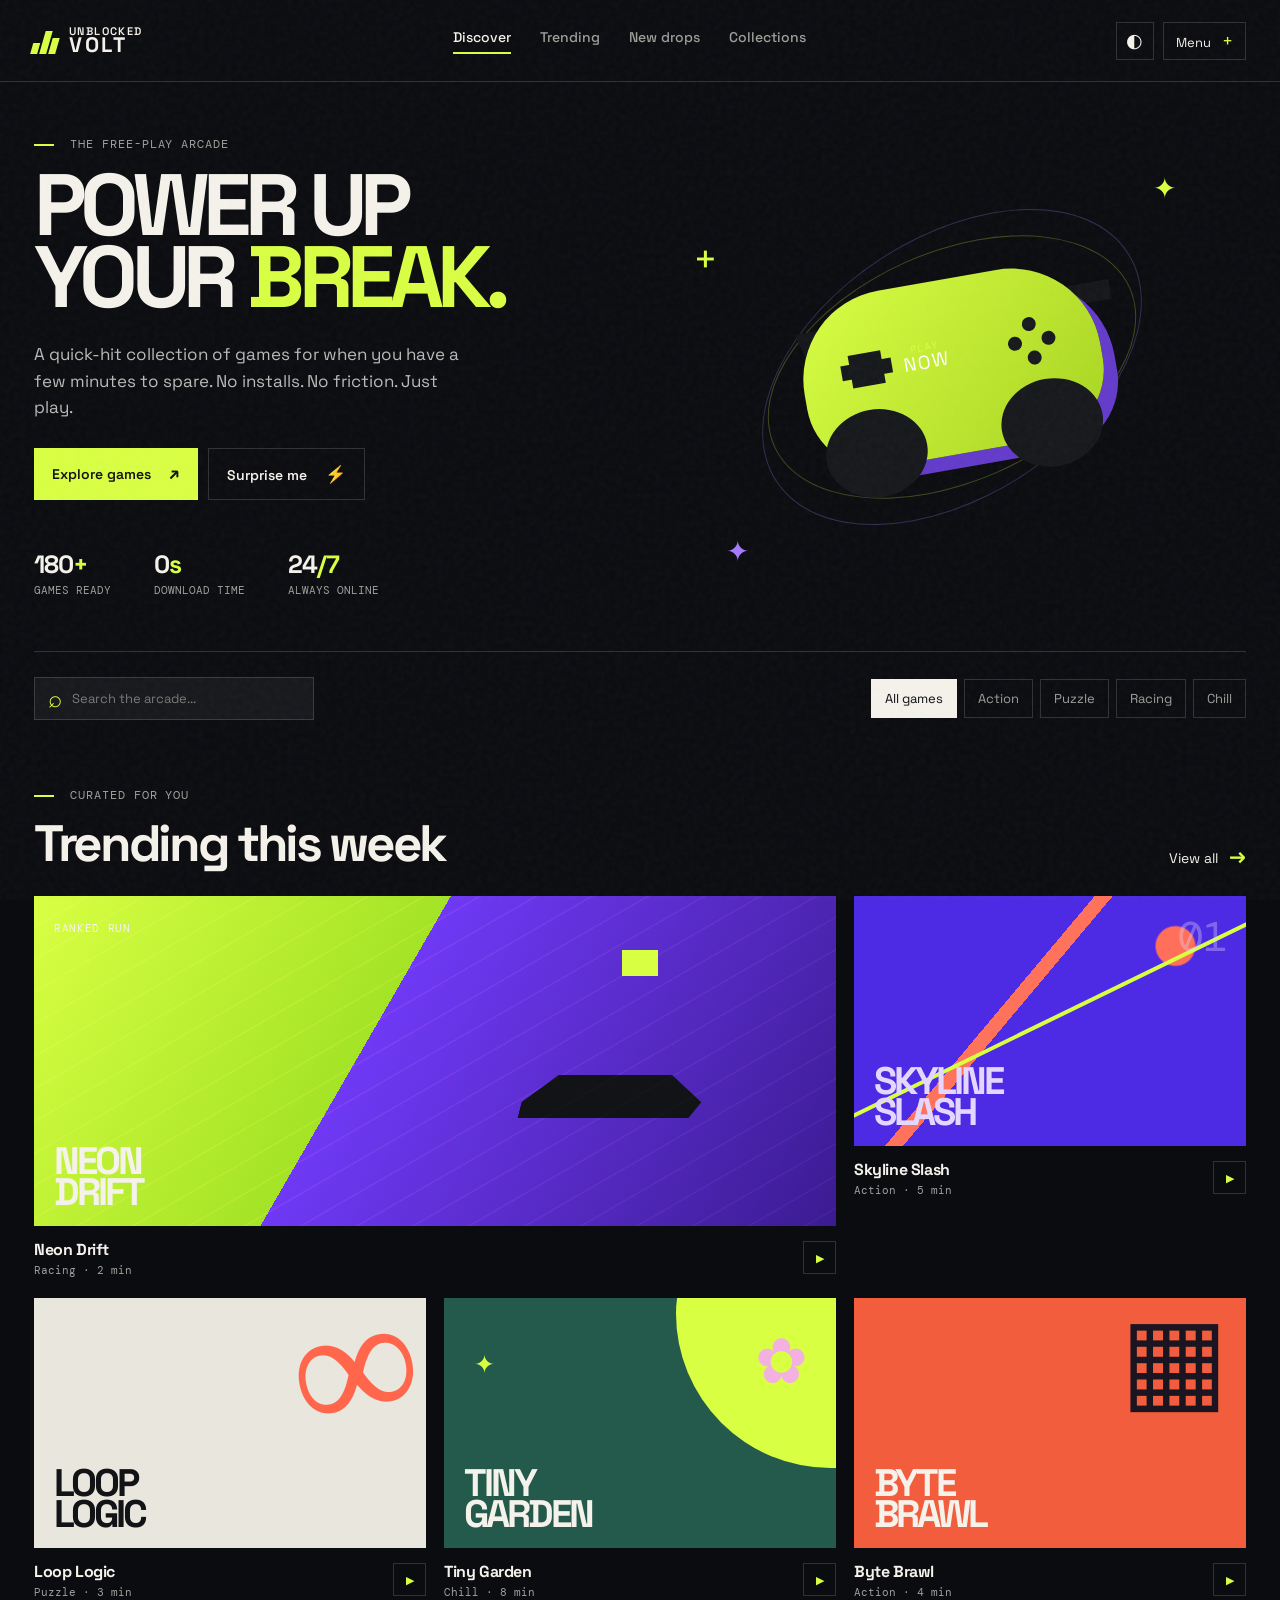
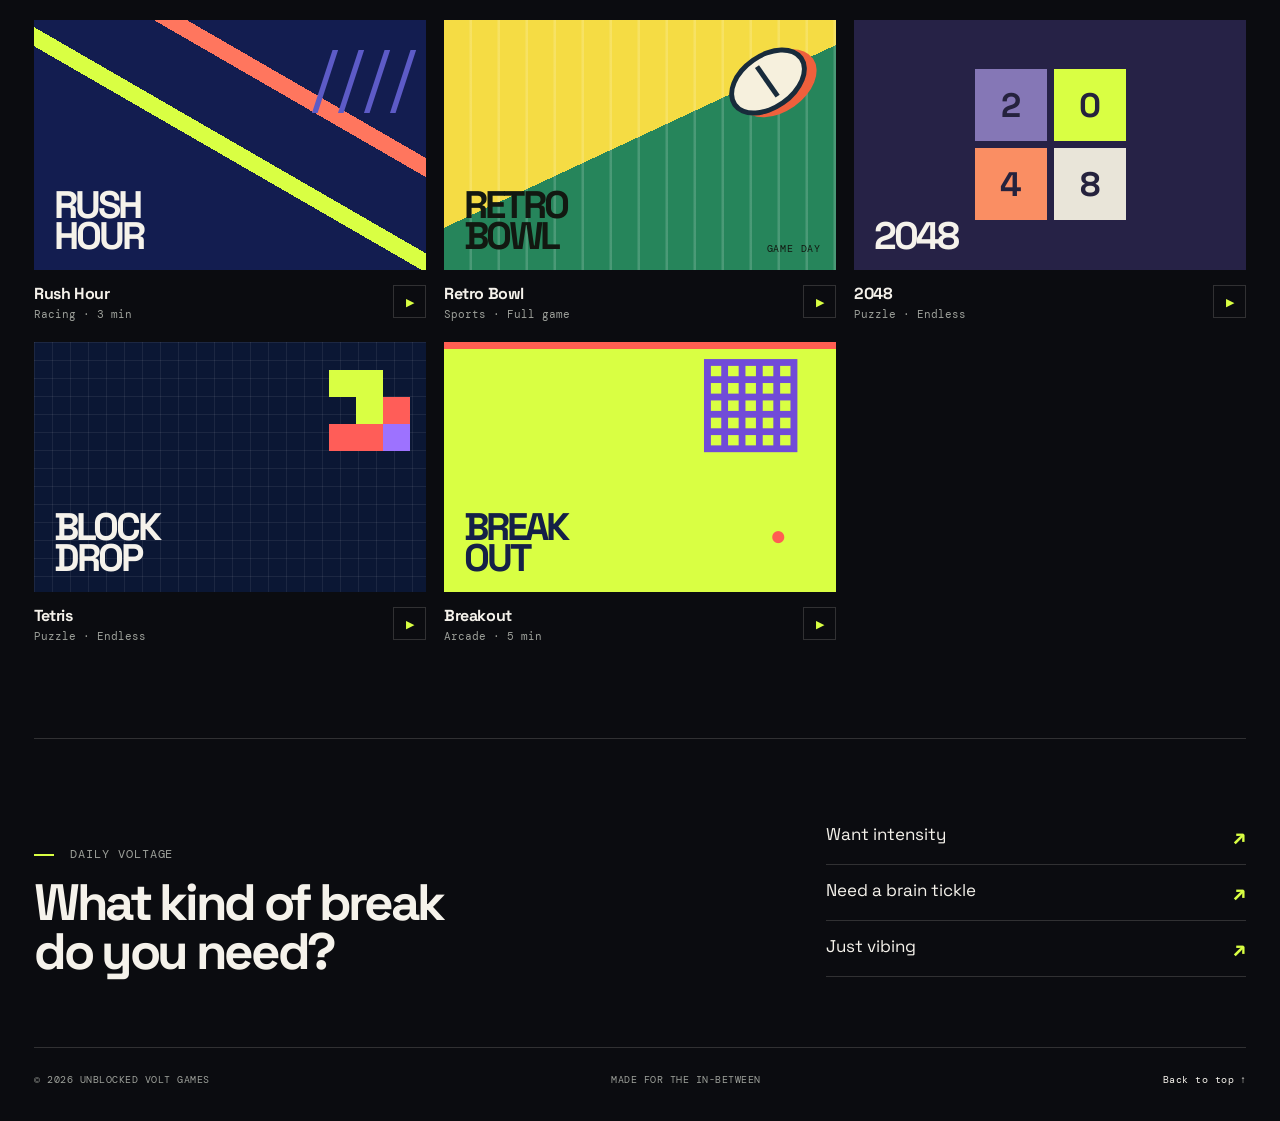
<file: index.html>
<!DOCTYPE html>
<html lang="en">
  <head>
    <meta charset="UTF-8" />
    <meta name="viewport" content="width=device-width, initial-scale=1.0" />
    <meta name="description" content="Unblocked Volt Games — instant games, zero waiting." />
    <title>Unblocked Volt Games</title>
    <link rel="preconnect" href="https://fonts.googleapis.com" />
    <link rel="preconnect" href="https://fonts.gstatic.com" crossorigin />
    <link href="https://fonts.googleapis.com/css2?family=DM+Mono:wght@400;500&family=Space+Grotesk:wght@400;500;600;700&display=swap" rel="stylesheet" />
    <link rel="stylesheet" href="style.css" />
  </head>
  <body>
    <div class="noise" aria-hidden="true"></div>
    <header class="site-header">
      <a class="brand" href="#top" aria-label="Unblocked Volt Games home">
        <span class="brand-mark"><i></i><i></i><i></i></span>
        <span>UNBLOCKED<br /><strong>VOLT</strong></span>
      </a>
      <nav class="nav-links" aria-label="Primary navigation">
        <a class="active" href="#discover">Discover</a>
        <a href="#trending">Trending</a>
        <a href="#new">New drops</a>
        <a href="#collections">Collections</a>
      </nav>
      <div class="header-actions">
        <button class="icon-button" id="themeToggle" aria-label="Toggle visual mode">◐</button>
        <button class="menu-button" id="menuButton" aria-expanded="false" aria-controls="mobileMenu">Menu <span>+</span></button>
      </div>
    </header>

    <main id="top">
      <section class="hero" id="discover">
        <div class="hero-copy">
          <p class="eyebrow"><span></span> The free-play arcade</p>
          <h1>POWER UP<br />YOUR <em>BREAK.</em></h1>
          <p class="hero-text">A quick-hit collection of games for when you have a few minutes to spare. No installs. No friction. Just play.</p>
          <div class="hero-buttons">
            <a class="button primary" href="#trending">Explore games <b>↗</b></a>
            <button class="button ghost" id="surpriseButton">Surprise me <b>⚡</b></button>
          </div>
          <div class="hero-stats">
            <div><strong>180<span>+</span></strong><small>Games ready</small></div>
            <div><strong>0<span>s</span></strong><small>Download time</small></div>
            <div><strong>24<span>/7</span></strong><small>Always online</small></div>
          </div>
        </div>
        <div class="hero-art" aria-label="Abstract neon game controller illustration">
          <div class="orbit orbit-one"></div><div class="orbit orbit-two"></div>
          <div class="power-word">VOLT</div>
          <div class="controller">
            <div class="d-pad"><i></i><i></i></div>
            <div class="controller-screen">PLAY<br /><span>NOW</span></div>
            <div class="face-buttons"><i></i><i></i><i></i><i></i></div>
          </div>
          <span class="spark s1">✦</span><span class="spark s2">✦</span><span class="spark s3">+</span>
        </div>
      </section>

      <section class="utility-bar" aria-label="Game browser tools">
        <label class="search"><span>⌕</span><input id="gameSearch" type="search" placeholder="Search the arcade..." autocomplete="off" /></label>
        <div class="filters" role="group" aria-label="Game categories">
          <button class="filter active" data-filter="all">All games</button>
          <button class="filter" data-filter="action">Action</button>
          <button class="filter" data-filter="puzzle">Puzzle</button>
          <button class="filter" data-filter="racing">Racing</button>
          <button class="filter" data-filter="chill">Chill</button>
        </div>
      </section>

      <section class="games-section" id="trending">
        <div class="section-heading"><div><p class="eyebrow"><span></span> Curated for you</p><h2>Trending this week</h2></div><a href="#new">View all <b>→</b></a></div>
        <div class="game-grid" id="gameGrid">
          <article class="game-card featured" data-category="racing" data-title="Neon Drift">
            <div class="game-cover cover-drift"><span class="cover-label">RANKED RUN</span><div class="car-shape"></div><b>NEON<br />DRIFT</b></div>
            <div class="game-meta"><div><h3>Neon Drift</h3><p>Racing · 2 min</p></div><button class="play-button" aria-label="Play Neon Drift">▶</button></div>
          </article>
          <article class="game-card" data-category="action" data-title="Skyline Slash">
            <div class="game-cover cover-slash"><span class="slash-line"></span><b>SKYLINE<br />SLASH</b><span class="cover-number">01</span></div>
            <div class="game-meta"><div><h3>Skyline Slash</h3><p>Action · 5 min</p></div><button class="play-button" aria-label="Play Skyline Slash">▶</button></div>
          </article>
          <article class="game-card" data-category="puzzle" data-title="Loop Logic">
            <div class="game-cover cover-loop"><div class="loop-shape">∞</div><b>LOOP<br />LOGIC</b></div>
            <div class="game-meta"><div><h3>Loop Logic</h3><p>Puzzle · 3 min</p></div><button class="play-button" aria-label="Play Loop Logic">▶</button></div>
          </article>
          <article class="game-card" data-category="chill" data-title="Tiny Garden">
            <div class="game-cover cover-garden"><span>✿</span><span>✦</span><b>TINY<br />GARDEN</b></div>
            <div class="game-meta"><div><h3>Tiny Garden</h3><p>Chill · 8 min</p></div><button class="play-button" aria-label="Play Tiny Garden">▶</button></div>
          </article>
          <article class="game-card" data-category="action" data-title="Byte Brawl">
            <div class="game-cover cover-byte"><span class="pixel-grid">▦</span><b>BYTE<br />BRAWL</b></div>
            <div class="game-meta"><div><h3>Byte Brawl</h3><p>Action · 4 min</p></div><button class="play-button" aria-label="Play Byte Brawl">▶</button></div>
          </article>
          <article class="game-card" data-category="racing" data-title="Rush Hour">
            <div class="game-cover cover-rush"><span>////</span><b>RUSH<br />HOUR</b></div>
            <div class="game-meta"><div><h3>Rush Hour</h3><p>Racing · 3 min</p></div><button class="play-button" aria-label="Play Rush Hour">▶</button></div>
          </article>
          <article class="game-card" data-category="action" data-title="Retro Bowl" data-url="https://game316009.konggames.com/gamez/0031/6009/live/index.html">
            <div class="game-cover cover-retro"><span class="football">●</span><b>RETRO<br />BOWL</b><small>GAME DAY</small></div>
            <div class="game-meta"><div><h3>Retro Bowl</h3><p>Sports · Full game</p></div><button class="play-button" aria-label="Play Retro Bowl">▶</button></div>
          </article>
          <article class="game-card" data-category="puzzle" data-title="2048" data-url="games/2048/index.html">
            <div class="game-cover cover-2048"><span>2</span><span>0</span><span>4</span><span>8</span><b>2048</b></div>
            <div class="game-meta"><div><h3>2048</h3><p>Puzzle · Endless</p></div><button class="play-button" aria-label="Play 2048">▶</button></div>
          </article>
          <article class="game-card" data-category="puzzle" data-title="Tetris" data-url="games/tetris/index.html">
            <div class="game-cover cover-tetris"><i></i><i></i><i></i><i></i><i></i><i></i><i></i><b>BLOCK<br />DROP</b></div>
            <div class="game-meta"><div><h3>Tetris</h3><p>Puzzle · Endless</p></div><button class="play-button" aria-label="Play Tetris">▶</button></div>
          </article>
          <article class="game-card" data-category="action" data-title="Breakout" data-url="games/breakout/index.html">
            <div class="game-cover cover-breakout"><span class="ball">●</span><span class="bricks">▦</span><b>BREAK<br />OUT</b></div>
            <div class="game-meta"><div><h3>Breakout</h3><p>Arcade · 5 min</p></div><button class="play-button" aria-label="Play Breakout">▶</button></div>
          </article>
        </div>
        <p class="empty-state" id="emptyState" hidden>Nothing sparked a match. Try another search.</p>
      </section>

      <section class="callout" id="collections">
        <div><p class="eyebrow"><span></span> Daily voltage</p><h2>What kind of break<br />do you need?</h2></div>
        <div class="mood-links"><button data-filter-jump="action">Want intensity <b>↗</b></button><button data-filter-jump="puzzle">Need a brain tickle <b>↗</b></button><button data-filter-jump="chill">Just vibing <b>↗</b></button></div>
      </section>
    </main>

    <footer><span>© 2026 UNBLOCKED VOLT GAMES</span><span>MADE FOR THE IN-BETWEEN</span><a href="#top">Back to top ↑</a></footer>
    <div class="toast" id="toast" role="status" aria-live="polite"></div>
    <script src="script.js"></script>
  </body>
</html>
</file>
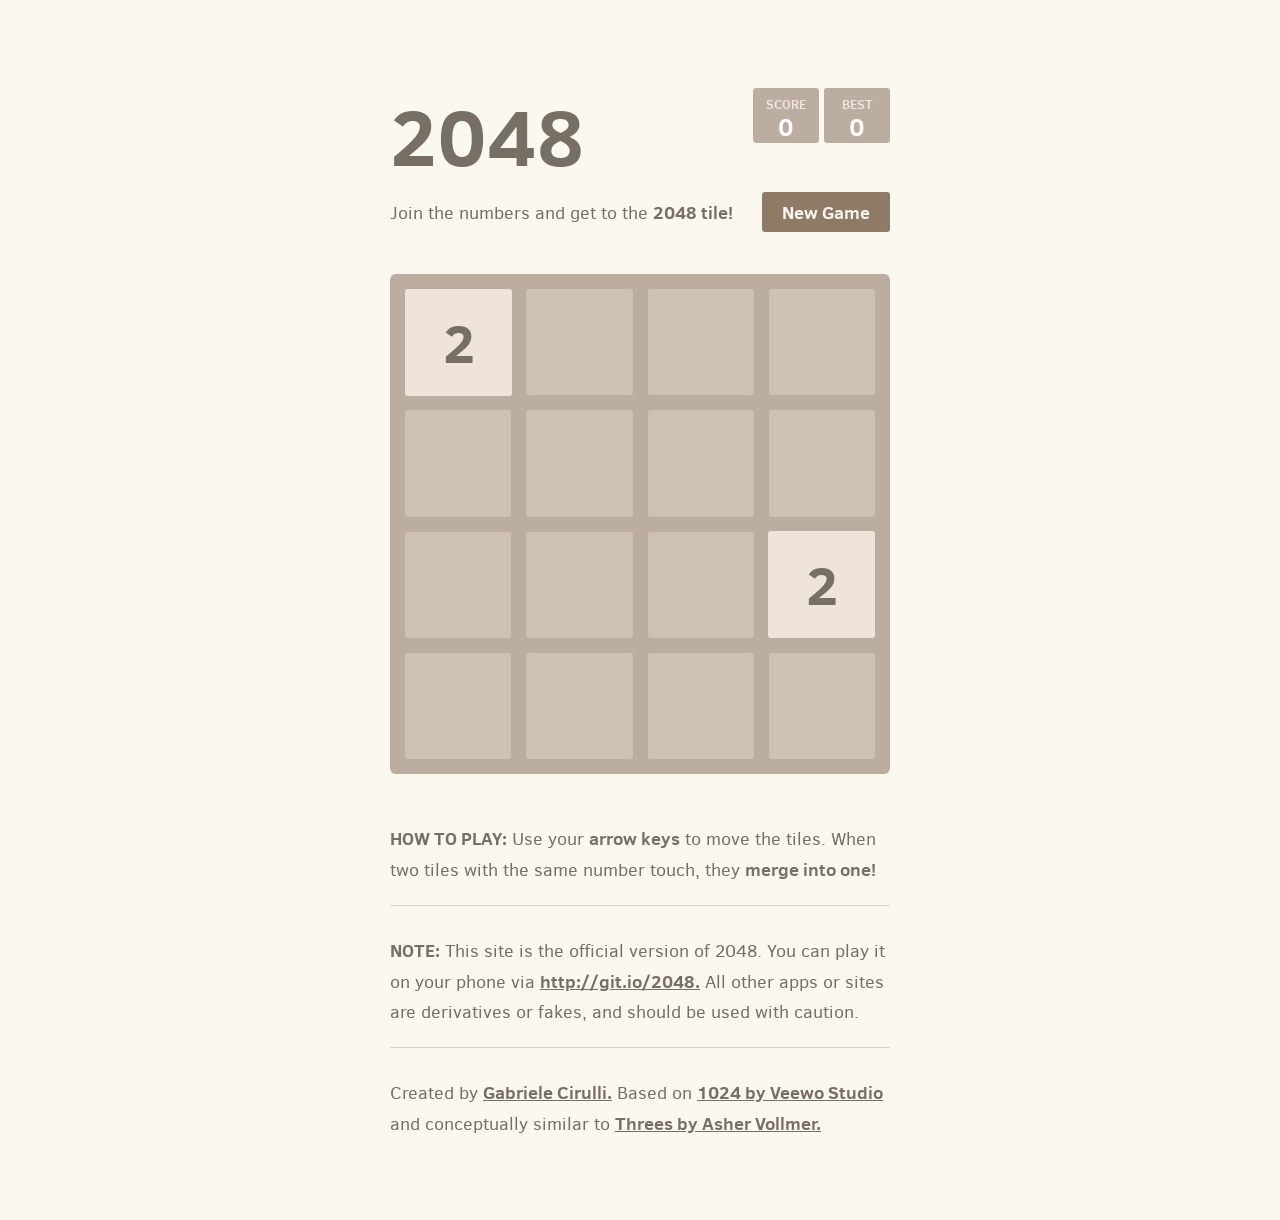
<file: games/2048/index.html>
<!DOCTYPE html>
<html>
<head>
  <meta charset="utf-8">
  <title>2048</title>

  <link href="style/main.css" rel="stylesheet" type="text/css">
  <link rel="shortcut icon" href="favicon.ico">
  <link rel="apple-touch-icon" href="meta/apple-touch-icon.png">
  <link rel="apple-touch-startup-image" href="meta/apple-touch-startup-image-640x1096.png" media="(device-width: 320px) and (device-height: 568px) and (-webkit-device-pixel-ratio: 2)"> <!-- iPhone 5+ -->
  <link rel="apple-touch-startup-image" href="meta/apple-touch-startup-image-640x920.png"  media="(device-width: 320px) and (device-height: 480px) and (-webkit-device-pixel-ratio: 2)"> <!-- iPhone, retina -->
  <meta name="apple-mobile-web-app-capable" content="yes">
  <meta name="apple-mobile-web-app-status-bar-style" content="black">

  <meta name="HandheldFriendly" content="True">
  <meta name="MobileOptimized" content="320">
  <meta name="viewport" content="width=device-width, target-densitydpi=160dpi, initial-scale=1.0, maximum-scale=1, user-scalable=no, minimal-ui">
</head>
<body>
  <div class="container">
    <div class="heading">
      <h1 class="title">2048</h1>
      <div class="scores-container">
        <div class="score-container">0</div>
        <div class="best-container">0</div>
      </div>
    </div>

    <div class="above-game">
      <p class="game-intro">Join the numbers and get to the <strong>2048 tile!</strong></p>
      <a class="restart-button">New Game</a>
    </div>

    <div class="game-container">
      <div class="game-message">
        <p></p>
        <div class="lower">
	        <a class="keep-playing-button">Keep going</a>
          <a class="retry-button">Try again</a>
        </div>
      </div>

      <div class="grid-container">
        <div class="grid-row">
          <div class="grid-cell"></div>
          <div class="grid-cell"></div>
          <div class="grid-cell"></div>
          <div class="grid-cell"></div>
        </div>
        <div class="grid-row">
          <div class="grid-cell"></div>
          <div class="grid-cell"></div>
          <div class="grid-cell"></div>
          <div class="grid-cell"></div>
        </div>
        <div class="grid-row">
          <div class="grid-cell"></div>
          <div class="grid-cell"></div>
          <div class="grid-cell"></div>
          <div class="grid-cell"></div>
        </div>
        <div class="grid-row">
          <div class="grid-cell"></div>
          <div class="grid-cell"></div>
          <div class="grid-cell"></div>
          <div class="grid-cell"></div>
        </div>
      </div>

      <div class="tile-container">

      </div>
    </div>

    <p class="game-explanation">
      <strong class="important">How to play:</strong> Use your <strong>arrow keys</strong> to move the tiles. When two tiles with the same number touch, they <strong>merge into one!</strong>
    </p>
    <hr>
    <p>
    <strong class="important">Note:</strong> This site is the official version of 2048. You can play it on your phone via <a href="http://git.io/2048">http://git.io/2048.</a> All other apps or sites are derivatives or fakes, and should be used with caution.
    </p>
    <hr>
    <p>
    Created by <a href="http://gabrielecirulli.com" target="_blank">Gabriele Cirulli.</a> Based on <a href="https://itunes.apple.com/us/app/1024!/id823499224" target="_blank">1024 by Veewo Studio</a> and conceptually similar to <a href="http://asherv.com/threes/" target="_blank">Threes by Asher Vollmer.</a>
    </p>
  </div>

  <script src="js/bind_polyfill.js"></script>
  <script src="js/classlist_polyfill.js"></script>
  <script src="js/animframe_polyfill.js"></script>
  <script src="js/keyboard_input_manager.js"></script>
  <script src="js/html_actuator.js"></script>
  <script src="js/grid.js"></script>
  <script src="js/tile.js"></script>
  <script src="js/local_storage_manager.js"></script>
  <script src="js/game_manager.js"></script>
  <script src="js/application.js"></script>
</body>
</html>
</file>
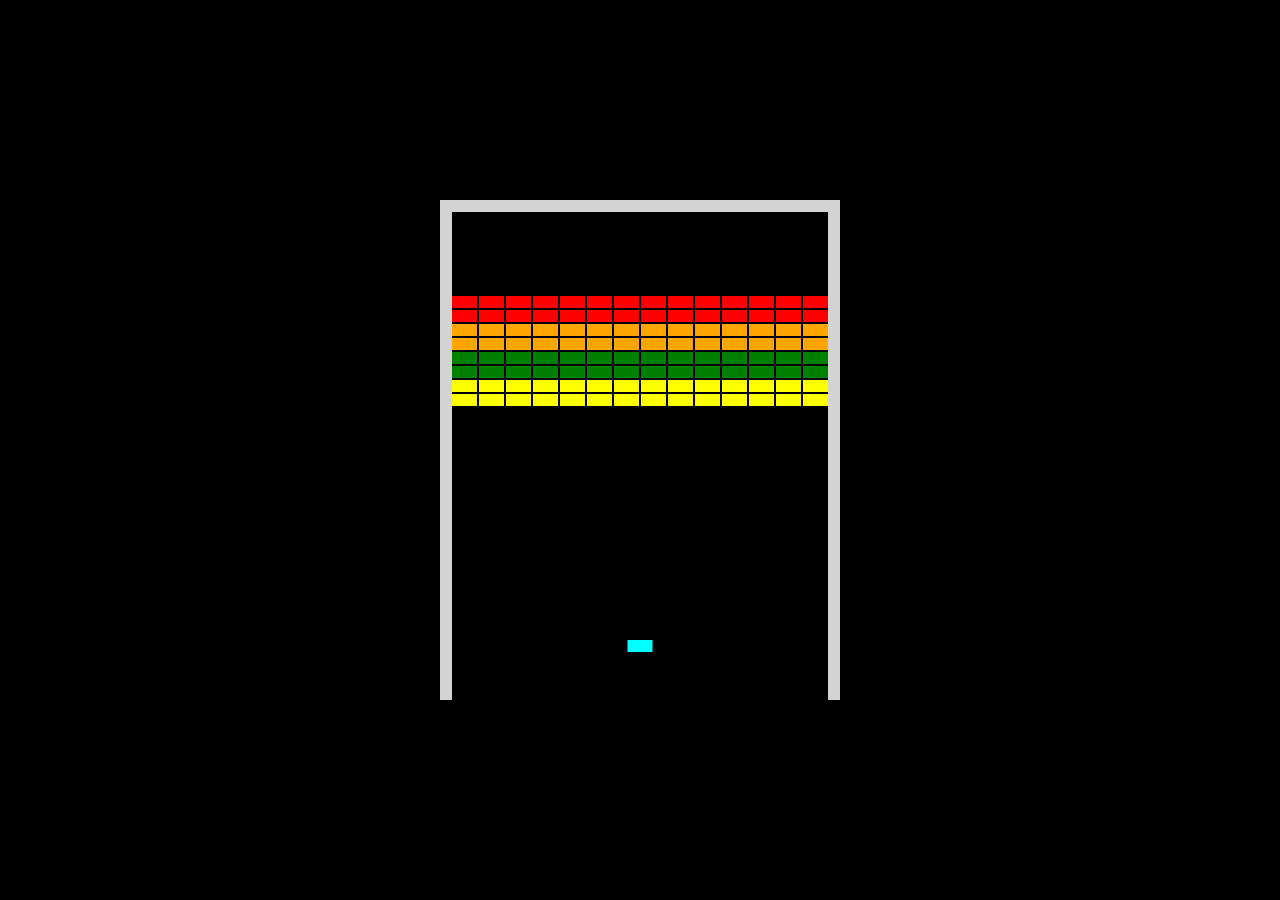
<file: games/breakout/index.html>
<!DOCTYPE html>
<html>
<head>
  <title>Basic Breakout HTML Game</title>
  <meta charset="UTF-8">
  <style>
  html, body {
    height: 100%;
    margin: 0;
  }

  body {
    background: black;
    display: flex;
    align-items: center;
    justify-content: center;
  }
  </style>
</head>
<body>
<canvas width="400" height="500" id="game"></canvas>
<script>
const canvas = document.getElementById('game');
const context = canvas.getContext('2d');

// each row is 14 bricks long. the level consists of 6 blank rows then 8 rows
// of 4 colors: red, orange, green, and yellow
const level1 = [
  [],
  [],
  [],
  [],
  [],
  [],
  ['R','R','R','R','R','R','R','R','R','R','R','R','R','R'],
  ['R','R','R','R','R','R','R','R','R','R','R','R','R','R'],
  ['O','O','O','O','O','O','O','O','O','O','O','O','O','O'],
  ['O','O','O','O','O','O','O','O','O','O','O','O','O','O'],
  ['G','G','G','G','G','G','G','G','G','G','G','G','G','G'],
  ['G','G','G','G','G','G','G','G','G','G','G','G','G','G'],
  ['Y','Y','Y','Y','Y','Y','Y','Y','Y','Y','Y','Y','Y','Y'],
  ['Y','Y','Y','Y','Y','Y','Y','Y','Y','Y','Y','Y','Y','Y']
];

// create a mapping between color short code (R, O, G, Y) and color name
const colorMap = {
  'R': 'red',
  'O': 'orange',
  'G': 'green',
  'Y': 'yellow'
};

// use a 2px gap between each brick
const brickGap = 2;
const brickWidth = 25;
const brickHeight = 12;

// the wall width takes up the remaining space of the canvas width. with 14 bricks
// and 13 2px gaps between them, thats: 400 - (14 * 25 + 2 * 13) = 24px. so each
// wall will be 12px
const wallSize = 12;
const bricks = [];

// create the level by looping over each row and column in the level1 array
// and creating an object with the bricks position (x, y) and color
for (let row = 0; row < level1.length; row++) {
  for (let col = 0; col < level1[row].length; col++) {
    const colorCode = level1[row][col];

    bricks.push({
      x: wallSize + (brickWidth + brickGap) * col,
      y: wallSize + (brickHeight + brickGap) * row,
      color: colorMap[colorCode],
      width: brickWidth,
      height: brickHeight
    });
  }
}

const paddle = {
  // place the paddle horizontally in the middle of the screen
  x: canvas.width / 2 - brickWidth / 2,
  y: 440,
  width: brickWidth,
  height: brickHeight,

  // paddle x velocity
  dx: 0
};

const ball = {
  x: 130,
  y: 260,
  width: 5,
  height: 5,

  // how fast the ball should go in either the x or y direction
  speed: 2,

  // ball velocity
  dx: 0,
  dy: 0
};

// check for collision between two objects using axis-aligned bounding box (AABB)
// @see https://developer.mozilla.org/en-US/docs/Games/Techniques/2D_collision_detection
function collides(obj1, obj2) {
  return obj1.x < obj2.x + obj2.width &&
         obj1.x + obj1.width > obj2.x &&
         obj1.y < obj2.y + obj2.height &&
         obj1.y + obj1.height > obj2.y;
}

// game loop
function loop() {
  requestAnimationFrame(loop);
  context.clearRect(0,0,canvas.width,canvas.height);

  // move paddle by it's velocity
  paddle.x += paddle.dx;

  // prevent paddle from going through walls
  if (paddle.x < wallSize) {
    paddle.x = wallSize
  }
  else if (paddle.x + brickWidth > canvas.width - wallSize) {
    paddle.x = canvas.width - wallSize - brickWidth;
  }

  // move ball by it's velocity
  ball.x += ball.dx;
  ball.y += ball.dy;

  // prevent ball from going through walls by changing its velocity
  // left & right walls
  if (ball.x < wallSize) {
    ball.x = wallSize;
    ball.dx *= -1;
  }
  else if (ball.x + ball.width > canvas.width - wallSize) {
    ball.x = canvas.width - wallSize - ball.width;
    ball.dx *= -1;
  }
  // top wall
  if (ball.y < wallSize) {
    ball.y = wallSize;
    ball.dy *= -1;
  }

  // reset ball if it goes below the screen
  if (ball.y > canvas.height) {
    ball.x = 130;
    ball.y = 260;
    ball.dx = 0;
    ball.dy = 0;
  }

  // check to see if ball collides with paddle. if they do change y velocity
  if (collides(ball, paddle)) {
    ball.dy *= -1;

    // move ball above the paddle otherwise the collision will happen again
    // in the next frame
    ball.y = paddle.y - ball.height;
  }

  // check to see if ball collides with a brick. if it does, remove the brick
  // and change the ball velocity based on the side the brick was hit on
  for (let i = 0; i < bricks.length; i++) {
    const brick = bricks[i];

    if (collides(ball, brick)) {
      // remove brick from the bricks array
      bricks.splice(i, 1);

      // ball is above or below the brick, change y velocity
      // account for the balls speed since it will be inside the brick when it
      // collides
      if (ball.y + ball.height - ball.speed <= brick.y ||
          ball.y >= brick.y + brick.height - ball.speed) {
        ball.dy *= -1;
      }
      // ball is on either side of the brick, change x velocity
      else {
        ball.dx *= -1;
      }

      break;
    }
  }

  // draw walls
  context.fillStyle = 'lightgrey';
  context.fillRect(0, 0, canvas.width, wallSize);
  context.fillRect(0, 0, wallSize, canvas.height);
  context.fillRect(canvas.width - wallSize, 0, wallSize, canvas.height);

  // draw ball if it's moving
  if (ball.dx || ball.dy) {
    context.fillRect(ball.x, ball.y, ball.width, ball.height);
  }

  // draw bricks
  bricks.forEach(function(brick) {
    context.fillStyle = brick.color;
    context.fillRect(brick.x, brick.y, brick.width, brick.height);
  });

  // draw paddle
  context.fillStyle = 'cyan';
  context.fillRect(paddle.x, paddle.y, paddle.width, paddle.height);
}

// listen to keyboard events to move the paddle
document.addEventListener('keydown', function(e) {
  // left arrow key
  if (e.which === 37) {
    paddle.dx = -3;
  }
  // right arrow key
  else if (e.which === 39) {
    paddle.dx = 3;
  }

  // space key
  // if they ball is not moving, we can launch the ball using the space key. ball
  // will move towards the bottom right to start
  if (ball.dx === 0 && ball.dy === 0 && e.which === 32) {
    ball.dx = ball.speed;
    ball.dy = ball.speed;
  }
});

// listen to keyboard events to stop the paddle if key is released
document.addEventListener('keyup', function(e) {
  if (e.which === 37 || e.which === 39) {
    paddle.dx = 0;
  }
});

// start the game
requestAnimationFrame(loop);
</script>
</body>
</html>
</file>
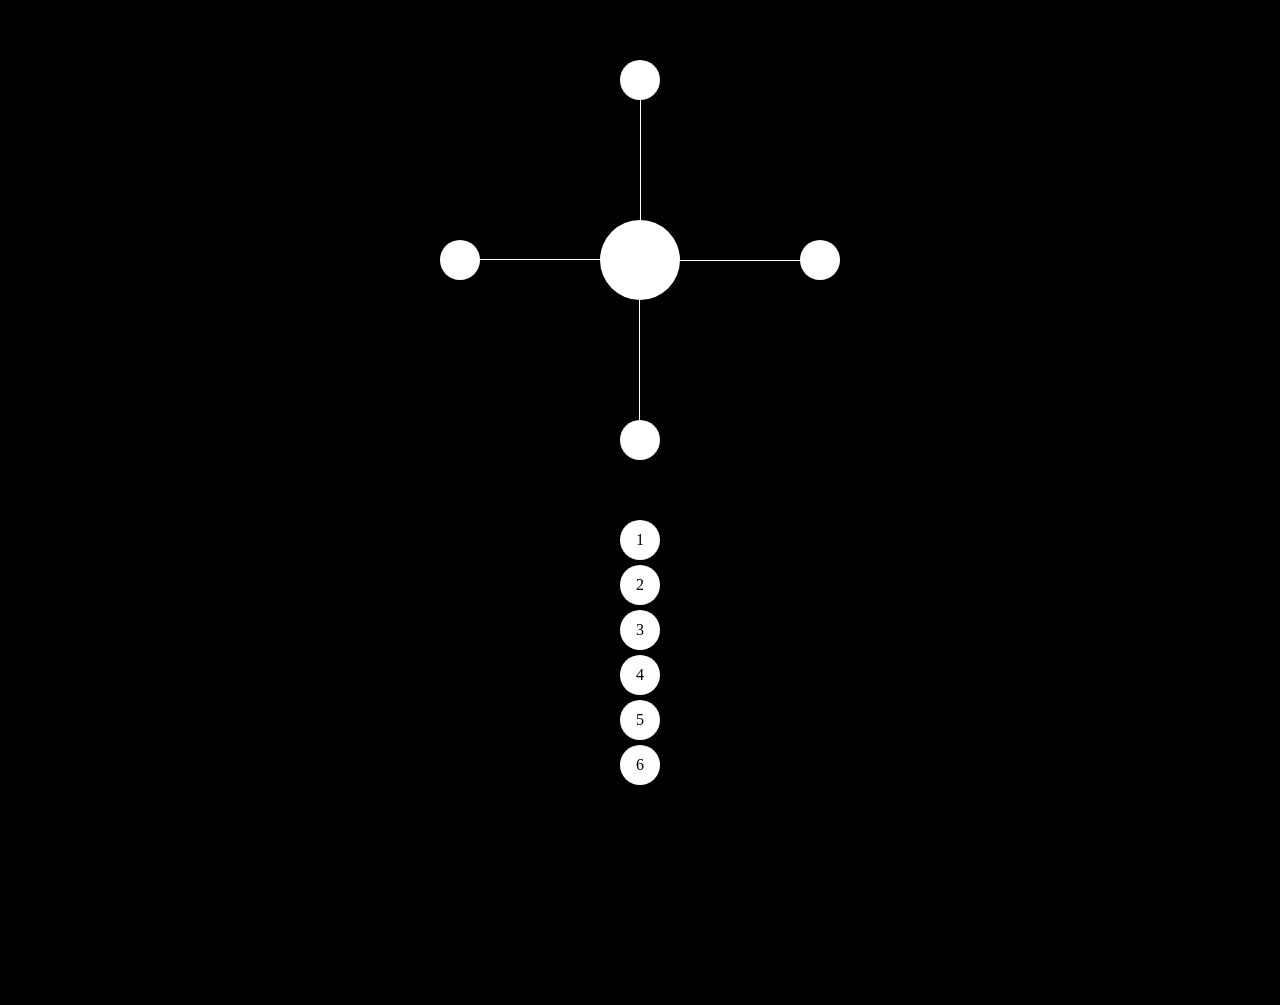
<file: games/CoreBall-master/index.html>
<!doctype html>
<html lang="en">
<head>
  <meta charset="utf-8" />
  <title>Core Ball</title>
  <meta name="viewport" content="width=device-width,initial-scale=1,maximum-scale=1,user-scalable=no"/>
  <link rel="stylesheet" href="coreball.css">
</head>
<body>
  <!-- 旋转盘 -->
  <ul id="pan" class="roller">
  </ul>
  <!-- 待插入的小球 -->
  <ul id="ball">
  </ul>
<script src="coreball.js"></script> 
</body>
</html>
</file>
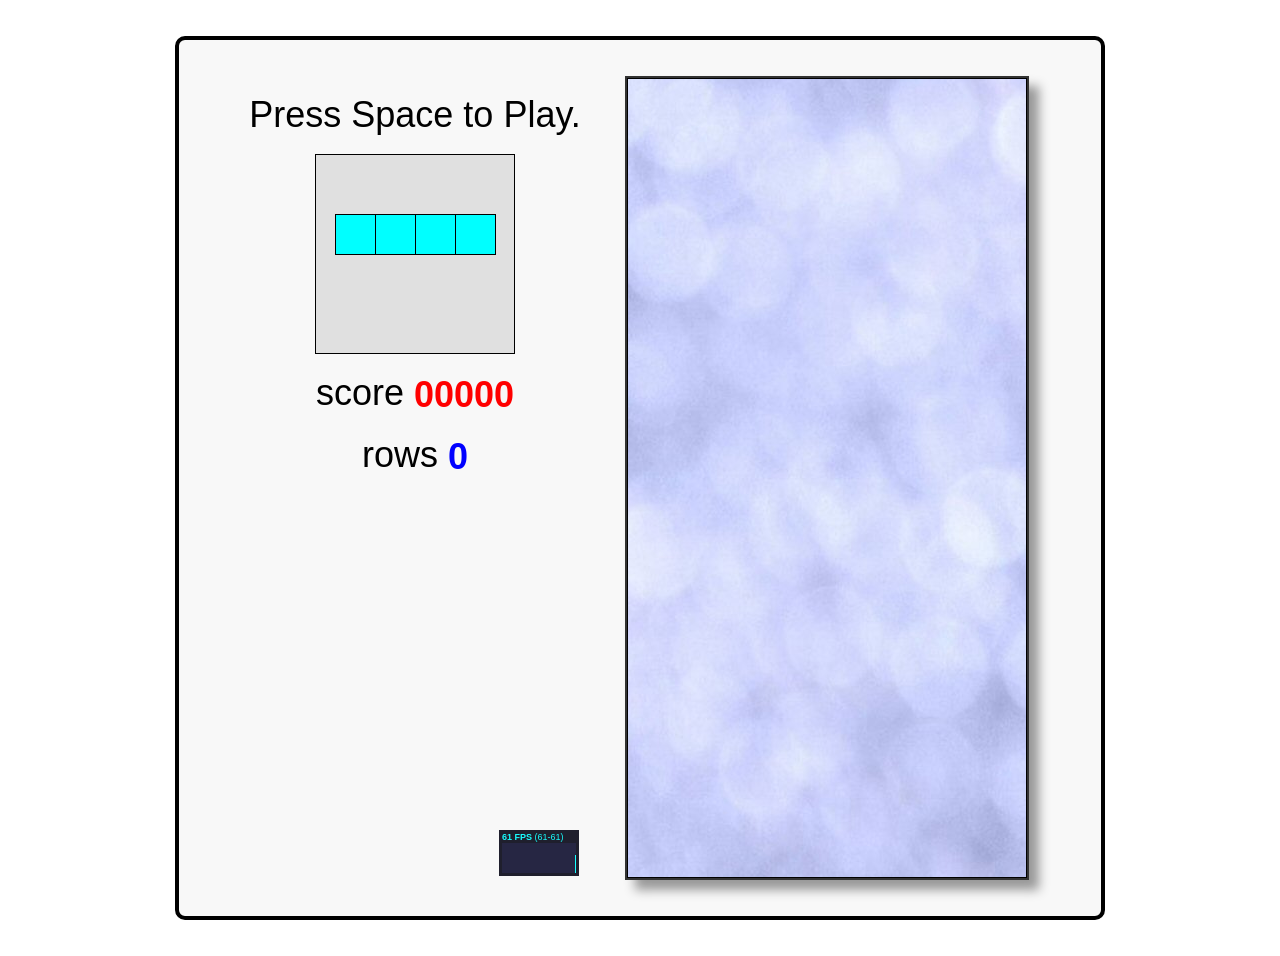
<file: games/tetris/index.html>
<!DOCTYPE html>
<html>
<head>
  <title>Javascript Tetris</title>
  <style>
    body      { font-family: Helvetica, sans-serif; }
    #tetris   { margin: 1em auto; padding: 1em; border: 4px solid black; border-radius: 10px; background-color: #F8F8F8; }
    #stats    { display: inline-block; vertical-align: top; }
    #canvas   { display: inline-block; vertical-align: top; background: url(texture.jpg); box-shadow: 10px 10px 10px #999; border: 2px solid #333; }
    #menu     { display: inline-block; vertical-align: top; position: relative; }
    #menu p   { margin: 0.5em 0; text-align: center; }
    #menu p a { text-decoration: none; color: black; }
    #upcoming { display: block; margin: 0 auto; background-color: #E0E0E0; }
    #score    { color: red; font-weight: bold; vertical-align: middle; }
    #rows     { color: blue; font-weight: bold; vertical-align: middle; }
    #stats    { position: absolute; bottom: 0em; right: 1em; }
    @media screen and (min-width:   0px) and (min-height:   0px)  { #tetris { font-size: 0.75em; width: 250px; } #menu { width: 100px; height: 200px; } #upcoming { width:  50px; height:  50px; } #canvas { width: 100px; height: 200px; } } /* 10px chunks */
    @media screen and (min-width: 400px) and (min-height: 400px)  { #tetris { font-size: 1.00em; width: 350px; } #menu { width: 150px; height: 300px; } #upcoming { width:  75px; height:  75px; } #canvas { width: 150px; height: 300px; } } /* 15px chunks */
    @media screen and (min-width: 500px) and (min-height: 500px)  { #tetris { font-size: 1.25em; width: 450px; } #menu { width: 200px; height: 400px; } #upcoming { width: 100px; height: 100px; } #canvas { width: 200px; height: 400px; } } /* 20px chunks */
    @media screen and (min-width: 600px) and (min-height: 600px)  { #tetris { font-size: 1.50em; width: 550px; } #menu { width: 250px; height: 500px; } #upcoming { width: 125px; height: 125px; } #canvas { width: 250px; height: 500px; } } /* 25px chunks */
    @media screen and (min-width: 700px) and (min-height: 700px)  { #tetris { font-size: 1.75em; width: 650px; } #menu { width: 300px; height: 600px; } #upcoming { width: 150px; height: 150px; } #canvas { width: 300px; height: 600px; } } /* 30px chunks */
    @media screen and (min-width: 800px) and (min-height: 800px)  { #tetris { font-size: 2.00em; width: 750px; } #menu { width: 350px; height: 700px; } #upcoming { width: 175px; height: 175px; } #canvas { width: 350px; height: 700px; } } /* 35px chunks */
    @media screen and (min-width: 900px) and (min-height: 900px)  { #tetris { font-size: 2.25em; width: 850px; } #menu { width: 400px; height: 800px; } #upcoming { width: 200px; height: 200px; } #canvas { width: 400px; height: 800px; } } /* 40px chunks */
  </style>
</head>

<body>

  <div id="tetris">
    <div id="menu">
      <p id="start"><a href="javascript:play();">Press Space to Play.</a></p>
      <p><canvas id="upcoming"></canvas></p>
      <p>score <span id="score">00000</span></p>
      <p>rows <span id="rows">0</span></p>
    </div>
    <canvas id="canvas">
      Sorry, this example cannot be run because your browser does not support the &lt;canvas&gt; element
    </canvas>
  </div>

  <script src="stats.js"></script>
  <script>

    //-------------------------------------------------------------------------
    // base helper methods
    //-------------------------------------------------------------------------

    function get(id)        { return document.getElementById(id);  }
    function hide(id)       { get(id).style.visibility = 'hidden'; }
    function show(id)       { get(id).style.visibility = null;     }
    function html(id, html) { get(id).innerHTML = html;            }

    function timestamp()           { return new Date().getTime();                             }
    function random(min, max)      { return (min + (Math.random() * (max - min)));            }
    function randomChoice(choices) { return choices[Math.round(random(0, choices.length-1))]; }

    if (!window.requestAnimationFrame) { // http://paulirish.com/2011/requestanimationframe-for-smart-animating/
      window.requestAnimationFrame = window.webkitRequestAnimationFrame ||
                                     window.mozRequestAnimationFrame    ||
                                     window.oRequestAnimationFrame      ||
                                     window.msRequestAnimationFrame     ||
                                     function(callback, element) {
                                       window.setTimeout(callback, 1000 / 60);
                                     }
    }

    //-------------------------------------------------------------------------
    // game constants
    //-------------------------------------------------------------------------

    var KEY     = { ESC: 27, SPACE: 32, LEFT: 37, UP: 38, RIGHT: 39, DOWN: 40 },
        DIR     = { UP: 0, RIGHT: 1, DOWN: 2, LEFT: 3, MIN: 0, MAX: 3 },
        stats   = new Stats(),
        canvas  = get('canvas'),
        ctx     = canvas.getContext('2d'),
        ucanvas = get('upcoming'),
        uctx    = ucanvas.getContext('2d'),
        speed   = { start: 0.6, decrement: 0.005, min: 0.1 }, // how long before piece drops by 1 row (seconds)
        nx      = 10, // width of tetris court (in blocks)
        ny      = 20, // height of tetris court (in blocks)
        nu      = 5;  // width/height of upcoming preview (in blocks)

    //-------------------------------------------------------------------------
    // game variables (initialized during reset)
    //-------------------------------------------------------------------------

    var dx, dy,        // pixel size of a single tetris block
        blocks,        // 2 dimensional array (nx*ny) representing tetris court - either empty block or occupied by a 'piece'
        actions,       // queue of user actions (inputs)
        playing,       // true|false - game is in progress
        dt,            // time since starting this game
        current,       // the current piece
        next,          // the next piece
        score,         // the current score
        vscore,        // the currently displayed score (it catches up to score in small chunks - like a spinning slot machine)
        rows,          // number of completed rows in the current game
        step;          // how long before current piece drops by 1 row

    //-------------------------------------------------------------------------
    // tetris pieces
    //
    // blocks: each element represents a rotation of the piece (0, 90, 180, 270)
    //         each element is a 16 bit integer where the 16 bits represent
    //         a 4x4 set of blocks, e.g. j.blocks[0] = 0x44C0
    //
    //             0100 = 0x4 << 3 = 0x4000
    //             0100 = 0x4 << 2 = 0x0400
    //             1100 = 0xC << 1 = 0x00C0
    //             0000 = 0x0 << 0 = 0x0000
    //                               ------
    //                               0x44C0
    //
    //-------------------------------------------------------------------------

    var i = { size: 4, blocks: [0x0F00, 0x2222, 0x00F0, 0x4444], color: 'cyan'   };
    var j = { size: 3, blocks: [0x44C0, 0x8E00, 0x6440, 0x0E20], color: 'blue'   };
    var l = { size: 3, blocks: [0x4460, 0x0E80, 0xC440, 0x2E00], color: 'orange' };
    var o = { size: 2, blocks: [0xCC00, 0xCC00, 0xCC00, 0xCC00], color: 'yellow' };
    var s = { size: 3, blocks: [0x06C0, 0x8C40, 0x6C00, 0x4620], color: 'green'  };
    var t = { size: 3, blocks: [0x0E40, 0x4C40, 0x4E00, 0x4640], color: 'purple' };
    var z = { size: 3, blocks: [0x0C60, 0x4C80, 0xC600, 0x2640], color: 'red'    };

    //------------------------------------------------
    // do the bit manipulation and iterate through each
    // occupied block (x,y) for a given piece
    //------------------------------------------------
    function eachblock(type, x, y, dir, fn) {
      var bit, result, row = 0, col = 0, blocks = type.blocks[dir];
      for(bit = 0x8000 ; bit > 0 ; bit = bit >> 1) {
        if (blocks & bit) {
          fn(x + col, y + row);
        }
        if (++col === 4) {
          col = 0;
          ++row;
        }
      }
    }

    //-----------------------------------------------------
    // check if a piece can fit into a position in the grid
    //-----------------------------------------------------
    function occupied(type, x, y, dir) {
      var result = false
      eachblock(type, x, y, dir, function(x, y) {
        if ((x < 0) || (x >= nx) || (y < 0) || (y >= ny) || getBlock(x,y))
          result = true;
      });
      return result;
    }

    function unoccupied(type, x, y, dir) {
      return !occupied(type, x, y, dir);
    }

    //-----------------------------------------
    // start with 4 instances of each piece and
    // pick randomly until the 'bag is empty'
    //-----------------------------------------
    var pieces = [];
    function randomPiece() {
      if (pieces.length == 0)
        pieces = [i,i,i,i,j,j,j,j,l,l,l,l,o,o,o,o,s,s,s,s,t,t,t,t,z,z,z,z];
      var type = pieces.splice(random(0, pieces.length-1), 1)[0];
      return { type: type, dir: DIR.UP, x: Math.round(random(0, nx - type.size)), y: 0 };
    }


    //-------------------------------------------------------------------------
    // GAME LOOP
    //-------------------------------------------------------------------------

    function run() {

      showStats(); // initialize FPS counter
      addEvents(); // attach keydown and resize events

      var last = now = timestamp();
      function frame() {
        now = timestamp();
        update(Math.min(1, (now - last) / 1000.0)); // using requestAnimationFrame have to be able to handle large delta's caused when it 'hibernates' in a background or non-visible tab
        draw();
        stats.update();
        last = now;
        requestAnimationFrame(frame, canvas);
      }

      resize(); // setup all our sizing information
      reset();  // reset the per-game variables
      frame();  // start the first frame

    }

    function showStats() {
      stats.domElement.id = 'stats';
      get('menu').appendChild(stats.domElement);
    }

    function addEvents() {
      document.addEventListener('keydown', keydown, false);
      window.addEventListener('resize', resize, false);
    }

    function resize(event) {
      canvas.width   = canvas.clientWidth;  // set canvas logical size equal to its physical size
      canvas.height  = canvas.clientHeight; // (ditto)
      ucanvas.width  = ucanvas.clientWidth;
      ucanvas.height = ucanvas.clientHeight;
      dx = canvas.width  / nx; // pixel size of a single tetris block
      dy = canvas.height / ny; // (ditto)
      invalidate();
      invalidateNext();
    }

    function keydown(ev) {
      var handled = false;
      if (playing) {
        switch(ev.keyCode) {
          case KEY.LEFT:   actions.push(DIR.LEFT);  handled = true; break;
          case KEY.RIGHT:  actions.push(DIR.RIGHT); handled = true; break;
          case KEY.UP:     actions.push(DIR.UP);    handled = true; break;
          case KEY.DOWN:   actions.push(DIR.DOWN);  handled = true; break;
          case KEY.ESC:    lose();                  handled = true; break;
        }
      }
      else if (ev.keyCode == KEY.SPACE) {
        play();
        handled = true;
      }
      if (handled)
        ev.preventDefault(); // prevent arrow keys from scrolling the page (supported in IE9+ and all other browsers)
    }

    //-------------------------------------------------------------------------
    // GAME LOGIC
    //-------------------------------------------------------------------------

    function play() { hide('start'); reset();          playing = true;  }
    function lose() { show('start'); setVisualScore(); playing = false; }

    function setVisualScore(n)      { vscore = n || score; invalidateScore(); }
    function setScore(n)            { score = n; setVisualScore(n);  }
    function addScore(n)            { score = score + n;   }
    function clearScore()           { setScore(0); }
    function clearRows()            { setRows(0); }
    function setRows(n)             { rows = n; step = Math.max(speed.min, speed.start - (speed.decrement*rows)); invalidateRows(); }
    function addRows(n)             { setRows(rows + n); }
    function getBlock(x,y)          { return (blocks && blocks[x] ? blocks[x][y] : null); }
    function setBlock(x,y,type)     { blocks[x] = blocks[x] || []; blocks[x][y] = type; invalidate(); }
    function clearBlocks()          { blocks = []; invalidate(); }
    function clearActions()         { actions = []; }
    function setCurrentPiece(piece) { current = piece || randomPiece(); invalidate();     }
    function setNextPiece(piece)    { next    = piece || randomPiece(); invalidateNext(); }

    function reset() {
      dt = 0;
      clearActions();
      clearBlocks();
      clearRows();
      clearScore();
      setCurrentPiece(next);
      setNextPiece();
    }

    function update(idt) {
      if (playing) {
        if (vscore < score)
          setVisualScore(vscore + 1);
        handle(actions.shift());
        dt = dt + idt;
        if (dt > step) {
          dt = dt - step;
          drop();
        }
      }
    }

    function handle(action) {
      switch(action) {
        case DIR.LEFT:  move(DIR.LEFT);  break;
        case DIR.RIGHT: move(DIR.RIGHT); break;
        case DIR.UP:    rotate();        break;
        case DIR.DOWN:  drop();          break;
      }
    }

    function move(dir) {
      var x = current.x, y = current.y;
      switch(dir) {
        case DIR.RIGHT: x = x + 1; break;
        case DIR.LEFT:  x = x - 1; break;
        case DIR.DOWN:  y = y + 1; break;
      }
      if (unoccupied(current.type, x, y, current.dir)) {
        current.x = x;
        current.y = y;
        invalidate();
        return true;
      }
      else {
        return false;
      }
    }

    function rotate() {
      var newdir = (current.dir == DIR.MAX ? DIR.MIN : current.dir + 1);
      if (unoccupied(current.type, current.x, current.y, newdir)) {
        current.dir = newdir;
        invalidate();
      }
    }

    function drop() {
      if (!move(DIR.DOWN)) {
        addScore(10);
        dropPiece();
        removeLines();
        setCurrentPiece(next);
        setNextPiece(randomPiece());
        clearActions();
        if (occupied(current.type, current.x, current.y, current.dir)) {
          lose();
        }
      }
    }

    function dropPiece() {
      eachblock(current.type, current.x, current.y, current.dir, function(x, y) {
        setBlock(x, y, current.type);
      });
    }

    function removeLines() {
      var x, y, complete, n = 0;
      for(y = ny ; y > 0 ; --y) {
        complete = true;
        for(x = 0 ; x < nx ; ++x) {
          if (!getBlock(x, y))
            complete = false;
        }
        if (complete) {
          removeLine(y);
          y = y + 1; // recheck same line
          n++;
        }
      }
      if (n > 0) {
        addRows(n);
        addScore(100*Math.pow(2,n-1)); // 1: 100, 2: 200, 3: 400, 4: 800
      }
    }

    function removeLine(n) {
      var x, y;
      for(y = n ; y >= 0 ; --y) {
        for(x = 0 ; x < nx ; ++x)
          setBlock(x, y, (y == 0) ? null : getBlock(x, y-1));
      }
    }

    //-------------------------------------------------------------------------
    // RENDERING
    //-------------------------------------------------------------------------

    var invalid = {};

    function invalidate()         { invalid.court  = true; }
    function invalidateNext()     { invalid.next   = true; }
    function invalidateScore()    { invalid.score  = true; }
    function invalidateRows()     { invalid.rows   = true; }

    function draw() {
      ctx.save();
      ctx.lineWidth = 1;
      ctx.translate(0.5, 0.5); // for crisp 1px black lines
      drawCourt();
      drawNext();
      drawScore();
      drawRows();
      ctx.restore();
    }

    function drawCourt() {
      if (invalid.court) {
        ctx.clearRect(0, 0, canvas.width, canvas.height);
        if (playing)
          drawPiece(ctx, current.type, current.x, current.y, current.dir);
        var x, y, block;
        for(y = 0 ; y < ny ; y++) {
          for (x = 0 ; x < nx ; x++) {
            if (block = getBlock(x,y))
              drawBlock(ctx, x, y, block.color);
          }
        }
        ctx.strokeRect(0, 0, nx*dx - 1, ny*dy - 1); // court boundary
        invalid.court = false;
      }
    }

    function drawNext() {
      if (invalid.next) {
        var padding = (nu - next.type.size) / 2; // half-arsed attempt at centering next piece display
        uctx.save();
        uctx.translate(0.5, 0.5);
        uctx.clearRect(0, 0, nu*dx, nu*dy);
        drawPiece(uctx, next.type, padding, padding, next.dir);
        uctx.strokeStyle = 'black';
        uctx.strokeRect(0, 0, nu*dx - 1, nu*dy - 1);
        uctx.restore();
        invalid.next = false;
      }
    }

    function drawScore() {
      if (invalid.score) {
        html('score', ("00000" + Math.floor(vscore)).slice(-5));
        invalid.score = false;
      }
    }

    function drawRows() {
      if (invalid.rows) {
        html('rows', rows);
        invalid.rows = false;
      }
    }

    function drawPiece(ctx, type, x, y, dir) {
      eachblock(type, x, y, dir, function(x, y) {
        drawBlock(ctx, x, y, type.color);
      });
    }

    function drawBlock(ctx, x, y, color) {
      ctx.fillStyle = color;
      ctx.fillRect(x*dx, y*dy, dx, dy);
      ctx.strokeRect(x*dx, y*dy, dx, dy)
    }

    //-------------------------------------------------------------------------
    // FINALLY, lets run the game
    //-------------------------------------------------------------------------

    run();

  </script>

</body>
</html>
</file>
<file: style.css>
:root { --ink:#0b0c10; --paper:#f5f2eb; --acid:#d9ff43; --violet:#a47aff; --muted:#9da09a; --line:rgba(245,242,235,.16); }
* { box-sizing:border-box; } html { scroll-behavior:smooth; } body { margin:0; background:var(--ink); color:var(--paper); font-family:"Space Grotesk",sans-serif; } button,input { font:inherit; } button { cursor:pointer; } .noise { pointer-events:none; position:fixed; inset:0; opacity:.055; z-index:20; background-image:url("data:image/svg+xml,%3Csvg viewBox='0 0 180 180' xmlns='http://www.w3.org/2000/svg'%3E%3Cfilter id='n'%3E%3CfeTurbulence type='fractalNoise' baseFrequency='.9' numOctaves='4' stitchTiles='stitch'/%3E%3C/filter%3E%3Crect width='100%25' height='100%25' filter='url(%23n)' opacity='.7'/%3E%3C/svg%3E"); }
.site-header { height:82px; display:flex; align-items:center; justify-content:space-between; max-width:1320px; margin:auto; padding:0 34px; border-bottom:1px solid var(--line); } .brand { color:var(--paper); display:flex; align-items:center; gap:10px; text-decoration:none; font-size:11px; font-weight:600; letter-spacing:1.4px; line-height:.86; } .brand strong { font-size:21px; letter-spacing:2.5px; } .brand-mark { display:grid; grid-template-columns:repeat(3,7px); align-items:end; gap:2px; height:27px; transform:skewX(-16deg); } .brand-mark i { background:var(--acid); display:block; } .brand-mark i:nth-child(1){height:11px}.brand-mark i:nth-child(2){height:23px}.brand-mark i:nth-child(3){height:16px}.nav-links{display:flex;gap:29px}.nav-links a { color:var(--muted); text-decoration:none; font-size:14px; font-weight:500; transition:color .2s; }.nav-links a:hover,.nav-links .active{color:var(--paper)}.nav-links .active:after { content:""; display:block; height:2px; margin-top:6px; background:var(--acid); }.header-actions{display:flex;gap:9px}.icon-button,.menu-button { color:var(--paper); background:transparent; border:1px solid var(--line); height:38px; }.icon-button{width:38px;font-size:19px}.menu-button{padding:0 12px;font-size:13px}.menu-button span{color:var(--acid);font-size:18px;margin-left:8px}
main { max-width:1320px; margin:auto; padding:0 34px; }.hero { min-height:570px; display:grid; grid-template-columns:1.03fr .97fr; align-items:center; border-bottom:1px solid var(--line); overflow:hidden; }.eyebrow{font:12px "DM Mono",monospace;letter-spacing:.08em;text-transform:uppercase;color:var(--muted);margin:0 0 17px}.eyebrow span{display:inline-block;width:20px;height:2px;background:var(--acid);vertical-align:middle;margin-right:8px}.hero h1{font-size:clamp(55px,6.8vw,100px);letter-spacing:-.075em;line-height:.83;margin:0;}.hero h1 em{color:var(--acid);font-style:normal}.hero-text { color:#b9bbb7; line-height:1.55; font-size:17px; max-width:435px; margin:28px 0; }.hero-buttons{display:flex;gap:10px}.button{border:0;text-decoration:none;padding:14px 18px;font-size:14px;font-weight:600}.button b{margin-left:14px;font-size:17px}.primary{background:var(--acid);color:#111}.ghost{background:transparent;color:var(--paper);border:1px solid var(--line)}.button:hover{transform:translateY(-2px);transition:transform .2s}.hero-stats{display:flex;gap:43px;margin-top:48px}.hero-stats div{display:grid;gap:3px}.hero-stats strong{font-size:25px;letter-spacing:-.04em}.hero-stats strong span{color:var(--acid)}.hero-stats small{color:var(--muted);font:11px "DM Mono",monospace;text-transform:uppercase}
.hero-art{height:465px;position:relative;display:grid;place-items:center}.power-word{position:absolute;font-size:clamp(95px,13vw,185px);font-weight:700;letter-spacing:-.12em;color:#15161a;transform:rotate(-10deg);user-select:none}.orbit{border:1px solid rgba(217,255,67,.25);border-radius:50%;position:absolute}.orbit-one{width:390px;height:230px;transform:rotate(-24deg)}.orbit-two{width:260px;height:420px;transform:rotate(57deg);border-color:rgba(164,122,255,.28)}.controller{width:300px;height:175px;background:linear-gradient(135deg,#d9ff43,#a8d520);position:relative;z-index:1;border-radius:90px 90px 70px 70px;box-shadow:12px 14px 0 #633bcb;transform:rotate(-10deg);transition:transform .4s}.hero-art:hover .controller{transform:rotate(-5deg) translateY(-8px)}.controller:before,.controller:after{content:"";position:absolute;background:#16181b;border-radius:50%;width:102px;height:88px;bottom:-29px}.controller:before{left:10px}.controller:after{right:10px}.controller-screen{position:absolute;z-index:2;left:103px;top:58px;text-align:center;color:#d9ff43;font:10px "DM Mono";letter-spacing:1px;line-height:1.1}.controller-screen span{color:white;font-size:19px;font-family:"Space Grotesk"}.d-pad{position:absolute;z-index:2;top:59px;left:49px;width:33px;height:33px;background:#16181b}.d-pad:after{content:"";position:absolute;background:#16181b;left:-9px;top:9px;height:15px;width:51px}.face-buttons{position:absolute;z-index:2;right:43px;top:52px;width:48px;height:48px}.face-buttons i{position:absolute;width:14px;height:14px;border-radius:50%;background:#17191c}.face-buttons i:nth-child(1){left:17px}.face-buttons i:nth-child(2){top:17px;right:0}.face-buttons i:nth-child(3){bottom:0;left:17px}.face-buttons i:nth-child(4){top:17px;left:0}.spark{position:absolute;z-index:2;color:var(--acid);font-size:28px}.s1{top:36px;right:70px}.s2{bottom:30px;left:68px;color:var(--violet)}.s3{top:100px;left:35px;font-size:40px}
.utility-bar{padding:25px 0;display:flex;justify-content:space-between;gap:24px;align-items:center}.search{background:#17181c;border:1px solid var(--line);height:43px;display:flex;align-items:center;padding:0 13px;gap:8px;width:280px;color:var(--acid);font-size:24px}.search input{width:100%;background:transparent;border:0;outline:0;color:var(--paper);font-size:13px}.search input::placeholder{color:#777a76}.filters{display:flex;gap:7px;flex-wrap:wrap}.filter{border:1px solid var(--line);background:transparent;color:var(--muted);font-size:13px;padding:10px 13px}.filter:hover,.filter.active{background:var(--paper);border-color:var(--paper);color:var(--ink)}
.games-section{padding:42px 0 92px}.section-heading{display:flex;justify-content:space-between;align-items:end;margin-bottom:27px}.section-heading h2,.callout h2{font-size:clamp(33px,4vw,54px);letter-spacing:-.065em;line-height:.95;margin:0}.section-heading>a{color:var(--paper);font-size:14px;text-decoration:none}.section-heading a b{color:var(--acid);font-size:21px;margin-left:7px}.game-grid{display:grid;grid-template-columns:repeat(3,1fr);gap:18px}.game-card{min-width:0}.game-card.featured{grid-column:span 2}.game-cover{height:250px;position:relative;overflow:hidden;padding:20px;isolation:isolate}.featured .game-cover{height:330px}.game-card:hover .game-cover{transform:translateY(-5px);box-shadow:0 14px 0 rgba(217,255,67,.18)}.game-cover,.play-button{transition:.25s ease}.game-cover b{position:absolute;z-index:2;bottom:18px;left:20px;font-size:clamp(25px,3vw,44px);line-height:.82;letter-spacing:-.08em}.cover-label{font:11px "DM Mono";letter-spacing:.06em}.cover-drift{background:linear-gradient(120deg,#d9ff43 0%,#a4e326 42%,#6f39f5 42%,#3b1b91 100%)}.cover-drift:after{content:"";position:absolute;inset:0;background:repeating-linear-gradient(150deg,transparent 0 26px,rgba(255,255,255,.16) 27px 28px);mix-blend-mode:overlay}.car-shape{position:absolute;width:180px;height:65px;right:17%;bottom:26%;background:#121317;clip-path:polygon(17% 0,80% 0,100% 42%,95% 66%,0 66%,0 42%);transform:skewX(-14deg);box-shadow:0 21px 0 -3px #121317}.cover-slash{background:#4d2be4;color:#e4d7ff}.cover-slash:before{content:"";position:absolute;inset:0;background:radial-gradient(circle at 82% 20%,#ff6f5a 0 5%,transparent 5.5%),linear-gradient(130deg,transparent 40%,#ff735c 40% 43%,transparent 43%)}.slash-line{position:absolute;width:150%;height:4px;background:#d9ff43;left:-25%;top:49%;transform:rotate(-26deg)}.cover-number{position:absolute;right:18px;top:13px;font:42px "DM Mono";opacity:.34}.cover-loop{background:#e9e6dd;color:#121317}.loop-shape{position:absolute;font-size:180px;right:8px;top:14px;line-height:.6;color:#ff664c;font-family:serif;transform:rotate(-12deg)}.cover-garden{background:#245a4b}.cover-garden:before{content:"";position:absolute;width:260px;height:260px;background:#d9ff43;border-radius:45% 55% 34% 66%;right:-100px;top:-90px}.cover-garden span{position:absolute;font-size:63px;color:#f3b1e1;right:28px;top:23px;z-index:1}.cover-garden span+span{font-size:25px;left:30px;top:50px;color:var(--acid)}.cover-byte{background:#f15d3d}.pixel-grid{position:absolute;right:17px;top:15px;color:#1a1521;font-size:115px;line-height:.8}.cover-rush{background:#131d50}.cover-rush:before{content:"";position:absolute;inset:0;background:linear-gradient(30deg,transparent 47%,#d9ff43 47% 51%,transparent 51%),linear-gradient(30deg,transparent 67%,#ff765e 67% 71%,transparent 71%)}.cover-rush span{position:absolute;right:10px;top:10px;color:#5d5bc7;font-size:70px}.game-meta{display:flex;align-items:center;justify-content:space-between;padding:13px 0 3px}.game-meta h3{font-size:16px;margin:0 0 3px;letter-spacing:-.025em}.game-meta p{font:11px "DM Mono";color:var(--muted);margin:0}.play-button{border:1px solid var(--line);background:transparent;color:var(--acid);height:33px;width:33px;font-size:11px}.game-card:hover .play-button{background:var(--acid);color:var(--ink);border-color:var(--acid)}.empty-state{color:var(--muted);padding:30px 0;font:14px "DM Mono";text-align:center}
.cover-retro{background:linear-gradient(155deg,#f5dc44 0 48%,#26855b 48%);color:#121811}.cover-retro:before{content:"";position:absolute;inset:0;background:repeating-linear-gradient(90deg,transparent 0 25px,rgba(255,255,255,.17) 26px 28px)}.cover-retro .football{position:absolute;right:25px;top:33px;width:86px;height:57px;border-radius:50%;background:#f6f0dd;border:5px solid #182b3b;transform:rotate(-35deg);font-size:0;box-shadow:7px 7px 0 #ef603c}.cover-retro .football:after{content:"";position:absolute;left:35px;top:5px;width:5px;height:36px;background:#182b3b}.cover-retro small{position:absolute;z-index:2;right:15px;bottom:15px;font:10px "DM Mono";letter-spacing:.08em}.cover-retro b{z-index:3}
.cover-2048{background:#262246;display:grid;grid-template-columns:repeat(2,72px);grid-template-rows:repeat(2,72px);gap:7px;place-content:center}.cover-2048 span{align-items:center;background:#8577b6;color:#25223d;display:flex;font-size:34px;font-weight:700;justify-content:center}.cover-2048 span:nth-child(2){background:#d9ff43}.cover-2048 span:nth-child(3){background:#fa8e63}.cover-2048 span:nth-child(4){background:#e9e5d9}.cover-2048 b{color:#f5f2eb}.cover-tetris{background:#0b1734}.cover-tetris:before{content:"";position:absolute;inset:0;background:linear-gradient(rgba(255,255,255,.07) 1px,transparent 1px),linear-gradient(90deg,rgba(255,255,255,.07) 1px,transparent 1px);background-size:18px 18px}.cover-tetris i{height:27px;position:absolute;width:27px;z-index:1}.cover-tetris i:nth-of-type(1){background:#d9ff43;right:70px;top:28px}.cover-tetris i:nth-of-type(2){background:#d9ff43;right:43px;top:28px}.cover-tetris i:nth-of-type(3){background:#d9ff43;right:43px;top:55px}.cover-tetris i:nth-of-type(4){background:#ff5d58;right:16px;top:55px}.cover-tetris i:nth-of-type(5){background:#9d72ff;right:16px;top:82px}.cover-tetris i:nth-of-type(6){background:#ff5d58;right:43px;top:82px}.cover-tetris i:nth-of-type(7){background:#ff5d58;right:70px;top:82px}.cover-breakout{background:#d9ff43;color:#152047}.cover-breakout:before{content:"";position:absolute;left:0;right:0;top:0;height:7px;background:#ff5e52}.cover-breakout .bricks{position:absolute;right:18px;top:21px;color:#714bd8;font-size:122px;line-height:.7;transform:rotate(90deg)}.cover-breakout .ball{position:absolute;right:49px;bottom:39px;color:#ff5e52;font-size:28px}.cover-breakout b{z-index:2}
.callout{border-top:1px solid var(--line);border-bottom:1px solid var(--line);padding:70px 0;display:flex;justify-content:space-between;align-items:end}.mood-links{width:min(100%,420px)}.mood-links button{display:block;width:100%;border:0;border-bottom:1px solid var(--line);background:none;color:var(--paper);padding:14px 0;text-align:left;font-size:17px}.mood-links b{float:right;color:var(--acid);font-size:21px}.mood-links button:hover{color:var(--acid);padding-left:8px;transition:.2s}footer{max-width:1320px;margin:auto;padding:25px 34px 35px;display:flex;justify-content:space-between;color:var(--muted);font:10px "DM Mono";letter-spacing:.05em}footer a{color:var(--paper);text-decoration:none}.toast{position:fixed;bottom:24px;left:50%;transform:translate(-50%,100px);background:var(--acid);color:#151515;padding:13px 18px;font-size:14px;font-weight:600;transition:transform .3s;z-index:30}.toast.show{transform:translate(-50%,0)}
body.light-mode{--ink:#ece9e0;--paper:#111215;--muted:#60635d;--line:rgba(17,18,21,.18)}body.light-mode .search{background:#dfdcd4}body.light-mode .power-word{color:#dedbd2}body.light-mode .controller:before,body.light-mode .controller:after{background:#fff}body.light-mode .controller-screen,body.light-mode .d-pad,body.light-mode .d-pad:after,body.light-mode .face-buttons i{background:#fff;color:#202125}
@media(max-width:800px){.site-header{height:72px;padding:0 20px}.nav-links{display:none}.menu-button{display:block}main{padding:0 20px}.hero{grid-template-columns:1fr;min-height:0;padding:65px 0 20px}.hero-art{height:330px;order:-1}.hero-copy{padding-bottom:48px}.hero h1{font-size:clamp(55px,15vw,80px)}.hero-stats{gap:25px}.hero-art .controller{transform:scale(.78) rotate(-10deg)}.hero-art:hover .controller{transform:scale(.78) rotate(-5deg) translateY(-8px)}.utility-bar{align-items:stretch;flex-direction:column}.search{width:100%}.game-grid{grid-template-columns:repeat(2,1fr);gap:14px}.game-card.featured{grid-column:span 2}.featured .game-cover{height:270px}.game-cover{height:190px}.callout{padding:48px 0;align-items:start;flex-direction:column;gap:35px}.mood-links{width:100%}footer{padding:22px 20px;gap:18px;flex-wrap:wrap}.section-heading h2{font-size:38px}}
@media(max-width:440px){.site-header{padding:0 15px}.icon-button{display:none}main{padding:0 15px}.hero{padding-top:45px}.hero-art{height:270px}.hero-art .controller{transform:scale(.62) rotate(-10deg)}.hero-art:hover .controller{transform:scale(.62) rotate(-5deg)}.orbit-one{width:290px;height:180px}.orbit-two{height:310px;width:190px}.hero-stats{gap:14px}.hero-stats strong{font-size:21px}.hero-stats small{font-size:9px}.filters{gap:5px}.filter{padding:8px 10px;font-size:12px}.game-cover{height:170px;padding:14px}.featured .game-cover{height:220px}.game-cover b{left:14px;bottom:14px;font-size:27px}footer{padding:20px 15px}}
</file>
<file: games/2048/style/main.css>
@import url(fonts/clear-sans.css);
html, body {
  margin: 0;
  padding: 0;
  background: #faf8ef;
  color: #776e65;
  font-family: "Clear Sans", "Helvetica Neue", Arial, sans-serif;
  font-size: 18px; }

body {
  margin: 80px 0; }

.heading:after {
  content: "";
  display: block;
  clear: both; }

h1.title {
  font-size: 80px;
  font-weight: bold;
  margin: 0;
  display: block;
  float: left; }

@-webkit-keyframes move-up {
  0% {
    top: 25px;
    opacity: 1; }

  100% {
    top: -50px;
    opacity: 0; } }
@-moz-keyframes move-up {
  0% {
    top: 25px;
    opacity: 1; }

  100% {
    top: -50px;
    opacity: 0; } }
@keyframes move-up {
  0% {
    top: 25px;
    opacity: 1; }

  100% {
    top: -50px;
    opacity: 0; } }
.scores-container {
  float: right;
  text-align: right; }

.score-container, .best-container {
  position: relative;
  display: inline-block;
  background: #bbada0;
  padding: 15px 25px;
  font-size: 25px;
  height: 25px;
  line-height: 47px;
  font-weight: bold;
  border-radius: 3px;
  color: white;
  margin-top: 8px;
  text-align: center; }
  .score-container:after, .best-container:after {
    position: absolute;
    width: 100%;
    top: 10px;
    left: 0;
    text-transform: uppercase;
    font-size: 13px;
    line-height: 13px;
    text-align: center;
    color: #eee4da; }
  .score-container .score-addition, .best-container .score-addition {
    position: absolute;
    right: 30px;
    color: red;
    font-size: 25px;
    line-height: 25px;
    font-weight: bold;
    color: rgba(119, 110, 101, 0.9);
    z-index: 100;
    -webkit-animation: move-up 600ms ease-in;
    -moz-animation: move-up 600ms ease-in;
    animation: move-up 600ms ease-in;
    -webkit-animation-fill-mode: both;
    -moz-animation-fill-mode: both;
    animation-fill-mode: both; }

.score-container:after {
  content: "Score"; }

.best-container:after {
  content: "Best"; }

p {
  margin-top: 0;
  margin-bottom: 10px;
  line-height: 1.65; }

a {
  color: #776e65;
  font-weight: bold;
  text-decoration: underline;
  cursor: pointer; }

strong.important {
  text-transform: uppercase; }

hr {
  border: none;
  border-bottom: 1px solid #d8d4d0;
  margin-top: 20px;
  margin-bottom: 30px; }

.container {
  width: 500px;
  margin: 0 auto; }

@-webkit-keyframes fade-in {
  0% {
    opacity: 0; }

  100% {
    opacity: 1; } }
@-moz-keyframes fade-in {
  0% {
    opacity: 0; }

  100% {
    opacity: 1; } }
@keyframes fade-in {
  0% {
    opacity: 0; }

  100% {
    opacity: 1; } }
.game-container {
  margin-top: 40px;
  position: relative;
  padding: 15px;
  cursor: default;
  -webkit-touch-callout: none;
  -ms-touch-callout: none;
  -webkit-user-select: none;
  -moz-user-select: none;
  -ms-user-select: none;
  -ms-touch-action: none;
  touch-action: none;
  background: #bbada0;
  border-radius: 6px;
  width: 500px;
  height: 500px;
  -webkit-box-sizing: border-box;
  -moz-box-sizing: border-box;
  box-sizing: border-box; }
  .game-container .game-message {
    display: none;
    position: absolute;
    top: 0;
    right: 0;
    bottom: 0;
    left: 0;
    background: rgba(238, 228, 218, 0.5);
    z-index: 100;
    text-align: center;
    -webkit-animation: fade-in 800ms ease 1200ms;
    -moz-animation: fade-in 800ms ease 1200ms;
    animation: fade-in 800ms ease 1200ms;
    -webkit-animation-fill-mode: both;
    -moz-animation-fill-mode: both;
    animation-fill-mode: both; }
    .game-container .game-message p {
      font-size: 60px;
      font-weight: bold;
      height: 60px;
      line-height: 60px;
      margin-top: 222px; }
    .game-container .game-message .lower {
      display: block;
      margin-top: 59px; }
    .game-container .game-message a {
      display: inline-block;
      background: #8f7a66;
      border-radius: 3px;
      padding: 0 20px;
      text-decoration: none;
      color: #f9f6f2;
      height: 40px;
      line-height: 42px;
      margin-left: 9px; }
      .game-container .game-message a.keep-playing-button {
        display: none; }
    .game-container .game-message.game-won {
      background: rgba(237, 194, 46, 0.5);
      color: #f9f6f2; }
      .game-container .game-message.game-won a.keep-playing-button {
        display: inline-block; }
    .game-container .game-message.game-won, .game-container .game-message.game-over {
      display: block; }

.grid-container {
  position: absolute;
  z-index: 1; }

.grid-row {
  margin-bottom: 15px; }
  .grid-row:last-child {
    margin-bottom: 0; }
  .grid-row:after {
    content: "";
    display: block;
    clear: both; }

.grid-cell {
  width: 106.25px;
  height: 106.25px;
  margin-right: 15px;
  float: left;
  border-radius: 3px;
  background: rgba(238, 228, 218, 0.35); }
  .grid-cell:last-child {
    margin-right: 0; }

.tile-container {
  position: absolute;
  z-index: 2; }

.tile, .tile .tile-inner {
  width: 107px;
  height: 107px;
  line-height: 107px; }
.tile.tile-position-1-1 {
  -webkit-transform: translate(0px, 0px);
  -moz-transform: translate(0px, 0px);
  -ms-transform: translate(0px, 0px);
  transform: translate(0px, 0px); }
.tile.tile-position-1-2 {
  -webkit-transform: translate(0px, 121px);
  -moz-transform: translate(0px, 121px);
  -ms-transform: translate(0px, 121px);
  transform: translate(0px, 121px); }
.tile.tile-position-1-3 {
  -webkit-transform: translate(0px, 242px);
  -moz-transform: translate(0px, 242px);
  -ms-transform: translate(0px, 242px);
  transform: translate(0px, 242px); }
.tile.tile-position-1-4 {
  -webkit-transform: translate(0px, 363px);
  -moz-transform: translate(0px, 363px);
  -ms-transform: translate(0px, 363px);
  transform: translate(0px, 363px); }
.tile.tile-position-2-1 {
  -webkit-transform: translate(121px, 0px);
  -moz-transform: translate(121px, 0px);
  -ms-transform: translate(121px, 0px);
  transform: translate(121px, 0px); }
.tile.tile-position-2-2 {
  -webkit-transform: translate(121px, 121px);
  -moz-transform: translate(121px, 121px);
  -ms-transform: translate(121px, 121px);
  transform: translate(121px, 121px); }
.tile.tile-position-2-3 {
  -webkit-transform: translate(121px, 242px);
  -moz-transform: translate(121px, 242px);
  -ms-transform: translate(121px, 242px);
  transform: translate(121px, 242px); }
.tile.tile-position-2-4 {
  -webkit-transform: translate(121px, 363px);
  -moz-transform: translate(121px, 363px);
  -ms-transform: translate(121px, 363px);
  transform: translate(121px, 363px); }
.tile.tile-position-3-1 {
  -webkit-transform: translate(242px, 0px);
  -moz-transform: translate(242px, 0px);
  -ms-transform: translate(242px, 0px);
  transform: translate(242px, 0px); }
.tile.tile-position-3-2 {
  -webkit-transform: translate(242px, 121px);
  -moz-transform: translate(242px, 121px);
  -ms-transform: translate(242px, 121px);
  transform: translate(242px, 121px); }
.tile.tile-position-3-3 {
  -webkit-transform: translate(242px, 242px);
  -moz-transform: translate(242px, 242px);
  -ms-transform: translate(242px, 242px);
  transform: translate(242px, 242px); }
.tile.tile-position-3-4 {
  -webkit-transform: translate(242px, 363px);
  -moz-transform: translate(242px, 363px);
  -ms-transform: translate(242px, 363px);
  transform: translate(242px, 363px); }
.tile.tile-position-4-1 {
  -webkit-transform: translate(363px, 0px);
  -moz-transform: translate(363px, 0px);
  -ms-transform: translate(363px, 0px);
  transform: translate(363px, 0px); }
.tile.tile-position-4-2 {
  -webkit-transform: translate(363px, 121px);
  -moz-transform: translate(363px, 121px);
  -ms-transform: translate(363px, 121px);
  transform: translate(363px, 121px); }
.tile.tile-position-4-3 {
  -webkit-transform: translate(363px, 242px);
  -moz-transform: translate(363px, 242px);
  -ms-transform: translate(363px, 242px);
  transform: translate(363px, 242px); }
.tile.tile-position-4-4 {
  -webkit-transform: translate(363px, 363px);
  -moz-transform: translate(363px, 363px);
  -ms-transform: translate(363px, 363px);
  transform: translate(363px, 363px); }

.tile {
  position: absolute;
  -webkit-transition: 100ms ease-in-out;
  -moz-transition: 100ms ease-in-out;
  transition: 100ms ease-in-out;
  -webkit-transition-property: -webkit-transform;
  -moz-transition-property: -moz-transform;
  transition-property: transform; }
  .tile .tile-inner {
    border-radius: 3px;
    background: #eee4da;
    text-align: center;
    font-weight: bold;
    z-index: 10;
    font-size: 55px; }
  .tile.tile-2 .tile-inner {
    background: #eee4da;
    box-shadow: 0 0 30px 10px rgba(243, 215, 116, 0), inset 0 0 0 1px rgba(255, 255, 255, 0); }
  .tile.tile-4 .tile-inner {
    background: #ede0c8;
    box-shadow: 0 0 30px 10px rgba(243, 215, 116, 0), inset 0 0 0 1px rgba(255, 255, 255, 0); }
  .tile.tile-8 .tile-inner {
    color: #f9f6f2;
    background: #f2b179; }
  .tile.tile-16 .tile-inner {
    color: #f9f6f2;
    background: #f59563; }
  .tile.tile-32 .tile-inner {
    color: #f9f6f2;
    background: #f67c5f; }
  .tile.tile-64 .tile-inner {
    color: #f9f6f2;
    background: #f65e3b; }
  .tile.tile-128 .tile-inner {
    color: #f9f6f2;
    background: #edcf72;
    box-shadow: 0 0 30px 10px rgba(243, 215, 116, 0.2381), inset 0 0 0 1px rgba(255, 255, 255, 0.14286);
    font-size: 45px; }
    @media screen and (max-width: 520px) {
      .tile.tile-128 .tile-inner {
        font-size: 25px; } }
  .tile.tile-256 .tile-inner {
    color: #f9f6f2;
    background: #edcc61;
    box-shadow: 0 0 30px 10px rgba(243, 215, 116, 0.31746), inset 0 0 0 1px rgba(255, 255, 255, 0.19048);
    font-size: 45px; }
    @media screen and (max-width: 520px) {
      .tile.tile-256 .tile-inner {
        font-size: 25px; } }
  .tile.tile-512 .tile-inner {
    color: #f9f6f2;
    background: #edc850;
    box-shadow: 0 0 30px 10px rgba(243, 215, 116, 0.39683), inset 0 0 0 1px rgba(255, 255, 255, 0.2381);
    font-size: 45px; }
    @media screen and (max-width: 520px) {
      .tile.tile-512 .tile-inner {
        font-size: 25px; } }
  .tile.tile-1024 .tile-inner {
    color: #f9f6f2;
    background: #edc53f;
    box-shadow: 0 0 30px 10px rgba(243, 215, 116, 0.47619), inset 0 0 0 1px rgba(255, 255, 255, 0.28571);
    font-size: 35px; }
    @media screen and (max-width: 520px) {
      .tile.tile-1024 .tile-inner {
        font-size: 15px; } }
  .tile.tile-2048 .tile-inner {
    color: #f9f6f2;
    background: #edc22e;
    box-shadow: 0 0 30px 10px rgba(243, 215, 116, 0.55556), inset 0 0 0 1px rgba(255, 255, 255, 0.33333);
    font-size: 35px; }
    @media screen and (max-width: 520px) {
      .tile.tile-2048 .tile-inner {
        font-size: 15px; } }
  .tile.tile-super .tile-inner {
    color: #f9f6f2;
    background: #3c3a32;
    font-size: 30px; }
    @media screen and (max-width: 520px) {
      .tile.tile-super .tile-inner {
        font-size: 10px; } }

@-webkit-keyframes appear {
  0% {
    opacity: 0;
    -webkit-transform: scale(0);
    -moz-transform: scale(0);
    -ms-transform: scale(0);
    transform: scale(0); }

  100% {
    opacity: 1;
    -webkit-transform: scale(1);
    -moz-transform: scale(1);
    -ms-transform: scale(1);
    transform: scale(1); } }
@-moz-keyframes appear {
  0% {
    opacity: 0;
    -webkit-transform: scale(0);
    -moz-transform: scale(0);
    -ms-transform: scale(0);
    transform: scale(0); }

  100% {
    opacity: 1;
    -webkit-transform: scale(1);
    -moz-transform: scale(1);
    -ms-transform: scale(1);
    transform: scale(1); } }
@keyframes appear {
  0% {
    opacity: 0;
    -webkit-transform: scale(0);
    -moz-transform: scale(0);
    -ms-transform: scale(0);
    transform: scale(0); }

  100% {
    opacity: 1;
    -webkit-transform: scale(1);
    -moz-transform: scale(1);
    -ms-transform: scale(1);
    transform: scale(1); } }
.tile-new .tile-inner {
  -webkit-animation: appear 200ms ease 100ms;
  -moz-animation: appear 200ms ease 100ms;
  animation: appear 200ms ease 100ms;
  -webkit-animation-fill-mode: backwards;
  -moz-animation-fill-mode: backwards;
  animation-fill-mode: backwards; }

@-webkit-keyframes pop {
  0% {
    -webkit-transform: scale(0);
    -moz-transform: scale(0);
    -ms-transform: scale(0);
    transform: scale(0); }

  50% {
    -webkit-transform: scale(1.2);
    -moz-transform: scale(1.2);
    -ms-transform: scale(1.2);
    transform: scale(1.2); }

  100% {
    -webkit-transform: scale(1);
    -moz-transform: scale(1);
    -ms-transform: scale(1);
    transform: scale(1); } }
@-moz-keyframes pop {
  0% {
    -webkit-transform: scale(0);
    -moz-transform: scale(0);
    -ms-transform: scale(0);
    transform: scale(0); }

  50% {
    -webkit-transform: scale(1.2);
    -moz-transform: scale(1.2);
    -ms-transform: scale(1.2);
    transform: scale(1.2); }

  100% {
    -webkit-transform: scale(1);
    -moz-transform: scale(1);
    -ms-transform: scale(1);
    transform: scale(1); } }
@keyframes pop {
  0% {
    -webkit-transform: scale(0);
    -moz-transform: scale(0);
    -ms-transform: scale(0);
    transform: scale(0); }

  50% {
    -webkit-transform: scale(1.2);
    -moz-transform: scale(1.2);
    -ms-transform: scale(1.2);
    transform: scale(1.2); }

  100% {
    -webkit-transform: scale(1);
    -moz-transform: scale(1);
    -ms-transform: scale(1);
    transform: scale(1); } }
.tile-merged .tile-inner {
  z-index: 20;
  -webkit-animation: pop 200ms ease 100ms;
  -moz-animation: pop 200ms ease 100ms;
  animation: pop 200ms ease 100ms;
  -webkit-animation-fill-mode: backwards;
  -moz-animation-fill-mode: backwards;
  animation-fill-mode: backwards; }

.above-game:after {
  content: "";
  display: block;
  clear: both; }

.game-intro {
  float: left;
  line-height: 42px;
  margin-bottom: 0; }

.restart-button {
  display: inline-block;
  background: #8f7a66;
  border-radius: 3px;
  padding: 0 20px;
  text-decoration: none;
  color: #f9f6f2;
  height: 40px;
  line-height: 42px;
  display: block;
  text-align: center;
  float: right; }

.game-explanation {
  margin-top: 50px; }

@media screen and (max-width: 520px) {
  html, body {
    font-size: 15px; }

  body {
    margin: 20px 0;
    padding: 0 20px; }

  h1.title {
    font-size: 27px;
    margin-top: 15px; }

  .container {
    width: 280px;
    margin: 0 auto; }

  .score-container, .best-container {
    margin-top: 0;
    padding: 15px 10px;
    min-width: 40px; }

  .heading {
    margin-bottom: 10px; }

  .game-intro {
    width: 55%;
    display: block;
    box-sizing: border-box;
    line-height: 1.65; }

  .restart-button {
    width: 42%;
    padding: 0;
    display: block;
    box-sizing: border-box;
    margin-top: 2px; }

  .game-container {
    margin-top: 17px;
    position: relative;
    padding: 10px;
    cursor: default;
    -webkit-touch-callout: none;
    -ms-touch-callout: none;
    -webkit-user-select: none;
    -moz-user-select: none;
    -ms-user-select: none;
    -ms-touch-action: none;
    touch-action: none;
    background: #bbada0;
    border-radius: 6px;
    width: 280px;
    height: 280px;
    -webkit-box-sizing: border-box;
    -moz-box-sizing: border-box;
    box-sizing: border-box; }
    .game-container .game-message {
      display: none;
      position: absolute;
      top: 0;
      right: 0;
      bottom: 0;
      left: 0;
      background: rgba(238, 228, 218, 0.5);
      z-index: 100;
      text-align: center;
      -webkit-animation: fade-in 800ms ease 1200ms;
      -moz-animation: fade-in 800ms ease 1200ms;
      animation: fade-in 800ms ease 1200ms;
      -webkit-animation-fill-mode: both;
      -moz-animation-fill-mode: both;
      animation-fill-mode: both; }
      .game-container .game-message p {
        font-size: 60px;
        font-weight: bold;
        height: 60px;
        line-height: 60px;
        margin-top: 222px; }
      .game-container .game-message .lower {
        display: block;
        margin-top: 59px; }
      .game-container .game-message a {
        display: inline-block;
        background: #8f7a66;
        border-radius: 3px;
        padding: 0 20px;
        text-decoration: none;
        color: #f9f6f2;
        height: 40px;
        line-height: 42px;
        margin-left: 9px; }
        .game-container .game-message a.keep-playing-button {
          display: none; }
      .game-container .game-message.game-won {
        background: rgba(237, 194, 46, 0.5);
        color: #f9f6f2; }
        .game-container .game-message.game-won a.keep-playing-button {
          display: inline-block; }
      .game-container .game-message.game-won, .game-container .game-message.game-over {
        display: block; }

  .grid-container {
    position: absolute;
    z-index: 1; }

  .grid-row {
    margin-bottom: 10px; }
    .grid-row:last-child {
      margin-bottom: 0; }
    .grid-row:after {
      content: "";
      display: block;
      clear: both; }

  .grid-cell {
    width: 57.5px;
    height: 57.5px;
    margin-right: 10px;
    float: left;
    border-radius: 3px;
    background: rgba(238, 228, 218, 0.35); }
    .grid-cell:last-child {
      margin-right: 0; }

  .tile-container {
    position: absolute;
    z-index: 2; }

  .tile, .tile .tile-inner {
    width: 58px;
    height: 58px;
    line-height: 58px; }
  .tile.tile-position-1-1 {
    -webkit-transform: translate(0px, 0px);
    -moz-transform: translate(0px, 0px);
    -ms-transform: translate(0px, 0px);
    transform: translate(0px, 0px); }
  .tile.tile-position-1-2 {
    -webkit-transform: translate(0px, 67px);
    -moz-transform: translate(0px, 67px);
    -ms-transform: translate(0px, 67px);
    transform: translate(0px, 67px); }
  .tile.tile-position-1-3 {
    -webkit-transform: translate(0px, 135px);
    -moz-transform: translate(0px, 135px);
    -ms-transform: translate(0px, 135px);
    transform: translate(0px, 135px); }
  .tile.tile-position-1-4 {
    -webkit-transform: translate(0px, 202px);
    -moz-transform: translate(0px, 202px);
    -ms-transform: translate(0px, 202px);
    transform: translate(0px, 202px); }
  .tile.tile-position-2-1 {
    -webkit-transform: translate(67px, 0px);
    -moz-transform: translate(67px, 0px);
    -ms-transform: translate(67px, 0px);
    transform: translate(67px, 0px); }
  .tile.tile-position-2-2 {
    -webkit-transform: translate(67px, 67px);
    -moz-transform: translate(67px, 67px);
    -ms-transform: translate(67px, 67px);
    transform: translate(67px, 67px); }
  .tile.tile-position-2-3 {
    -webkit-transform: translate(67px, 135px);
    -moz-transform: translate(67px, 135px);
    -ms-transform: translate(67px, 135px);
    transform: translate(67px, 135px); }
  .tile.tile-position-2-4 {
    -webkit-transform: translate(67px, 202px);
    -moz-transform: translate(67px, 202px);
    -ms-transform: translate(67px, 202px);
    transform: translate(67px, 202px); }
  .tile.tile-position-3-1 {
    -webkit-transform: translate(135px, 0px);
    -moz-transform: translate(135px, 0px);
    -ms-transform: translate(135px, 0px);
    transform: translate(135px, 0px); }
  .tile.tile-position-3-2 {
    -webkit-transform: translate(135px, 67px);
    -moz-transform: translate(135px, 67px);
    -ms-transform: translate(135px, 67px);
    transform: translate(135px, 67px); }
  .tile.tile-position-3-3 {
    -webkit-transform: translate(135px, 135px);
    -moz-transform: translate(135px, 135px);
    -ms-transform: translate(135px, 135px);
    transform: translate(135px, 135px); }
  .tile.tile-position-3-4 {
    -webkit-transform: translate(135px, 202px);
    -moz-transform: translate(135px, 202px);
    -ms-transform: translate(135px, 202px);
    transform: translate(135px, 202px); }
  .tile.tile-position-4-1 {
    -webkit-transform: translate(202px, 0px);
    -moz-transform: translate(202px, 0px);
    -ms-transform: translate(202px, 0px);
    transform: translate(202px, 0px); }
  .tile.tile-position-4-2 {
    -webkit-transform: translate(202px, 67px);
    -moz-transform: translate(202px, 67px);
    -ms-transform: translate(202px, 67px);
    transform: translate(202px, 67px); }
  .tile.tile-position-4-3 {
    -webkit-transform: translate(202px, 135px);
    -moz-transform: translate(202px, 135px);
    -ms-transform: translate(202px, 135px);
    transform: translate(202px, 135px); }
  .tile.tile-position-4-4 {
    -webkit-transform: translate(202px, 202px);
    -moz-transform: translate(202px, 202px);
    -ms-transform: translate(202px, 202px);
    transform: translate(202px, 202px); }

  .tile .tile-inner {
    font-size: 35px; }

  .game-message p {
    font-size: 30px !important;
    height: 30px !important;
    line-height: 30px !important;
    margin-top: 90px !important; }
  .game-message .lower {
    margin-top: 30px !important; } }
</file>
<file: games/CoreBall-master/coreball.css>
body{
  padding:0;
  margin:0;
  height:100%;
  background-color: black;
  overflow: hidden;
  -webkit-transition: all 1s;
 }
 #pan{
  width:80px;
  height:80px;
  border-radius:50%;
  background-color: white;
  padding:0;
  list-style-type:none;
  margin: 220px auto;
  position: relative;
 }
 #pan > li{
  width: 40px;
  height: 40px;
  border-radius: 50%;
  line-height: 40px;
  text-align: center;
  background-color: white;
  display: block;
  position: absolute;
  margin-top: 20px;
  margin-left: 200px;
  -webkit-transform-origin: -160px 20px;
 }

 #pan > li:nth-child(1){
  -webkit-transform: rotate(0deg);
 }
 #pan > li:nth-child(2){
  -webkit-transform: rotate(90deg);
 } 
 #pan > li:nth-child(3){
  -webkit-transform: rotate(180deg);
 } 
 #pan > li:nth-child(4){
  -webkit-transform: rotate(270deg);
 }   

#pan>li::before {
  content: "";
  display: block;
  width: 120px;
  height: 1px;
  position: absolute;
  background-color: white;
  margin: 20px 0 0 -120px;
}
@-webkit-keyframes roll {
  0%{-webkit-transform: rotate(0deg)}
  100%{-webkit-transform: rotate(360deg)}
}
.roller{
  -webkit-animation:roll 4s linear infinite;
}

#ball{
  width:40px;
  padding:0;
  list-style-type:none;
  margin: 220px auto;
}

#ball > li{
  width: 40px;
  height: 40px;
  border-radius: 50%;
  line-height: 40px;
  text-align: center;
  background-color: white;
  margin-top:5px;
  cursor: pointer;
 }
/* 游戏停止的样式 */
.stop{
  -webkit-animation-play-state:paused;
}
.run{
  -webkit-animation-play-state:running;
}
/* 游戏失败的样式 */
.fail{
  background-color: red;
}
/* 游戏成功的样式 */
.success{
  background-color: green;
}
</file>
